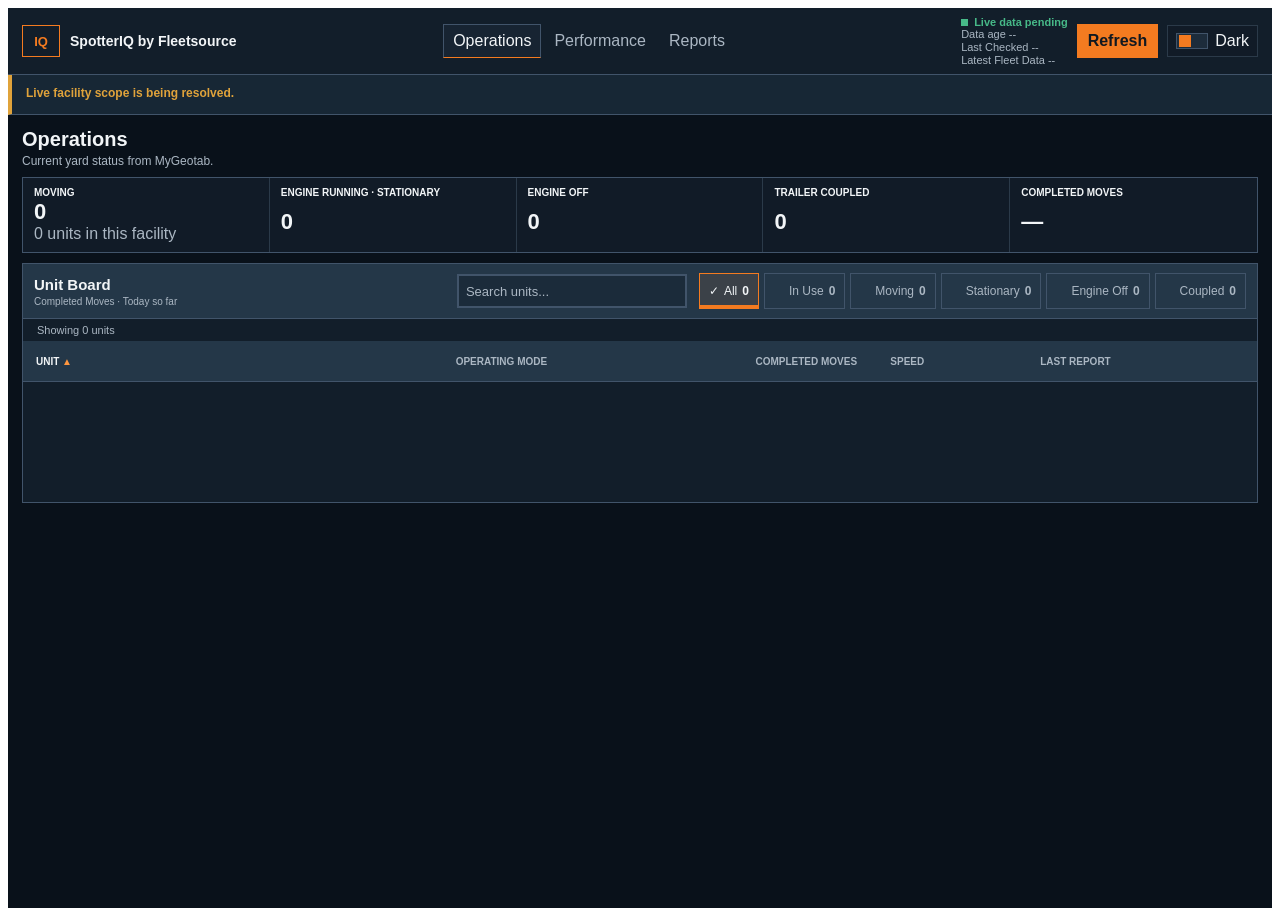
<file: index.html>
<!DOCTYPE html>
<html lang="en">
<head>
  <meta charset="UTF-8">
  <meta name="viewport" content="width=device-width, initial-scale=1.0">
  <title>SpotterIQ by Fleetsource</title>
  <link rel="stylesheet" href="styles.css?v=4.0.0-operations-ux1">
</head>
<body>
  <div class="siq-app" data-theme="dark">
    <a class="siq-skip-link" href="#siq-main">Skip to main content</a>

    <header class="siq-workspace-header">
      <div class="siq-command-bar" aria-label="SpotterIQ workspace command bar">
        <div class="siq-brand-block">
          <div class="siq-brand-mark" aria-hidden="true">IQ</div>
          <div class="siq-brand-copy">
            <div class="siq-brand-name">SpotterIQ by Fleetsource</div>
            <div class="siq-brand-context" id="siq-brand-context" hidden>
              <span id="siq-brand-customer-name"></span>
              <span aria-hidden="true">/</span>
              <span id="siq-brand-facility-name"></span>
            </div>
          </div>
        </div>

        <nav class="siq-primary-nav" aria-label="Primary modules">
          <button class="siq-nav-button siq-nav-button--active" type="button" data-module="operations" aria-current="page">Operations</button>
          <button class="siq-nav-button" type="button" data-module="performance">Performance</button>
          <button class="siq-nav-button" type="button" data-module="reports">Reports</button>
          <button class="siq-nav-button siq-nav-button--secondary" type="button" data-module="settings" id="siq-settings-button" hidden>Settings</button>
        </nav>

        <div class="siq-command-actions" aria-label="Fleet freshness and display controls">
          <div class="siq-refresh-cluster">
            <div>
              <div class="siq-refresh-status" id="siq-refresh-status">
                <span class="siq-live-dot" aria-hidden="true"></span>
                <span id="siq-live-label">LIVE fixture</span>
              </div>
              <div class="siq-refresh-meta">
                <span id="siq-data-age">Data age 22s</span>
                <span id="siq-last-checked">Checked 14:16</span>
                <span id="siq-latest-fleet-data">Latest Fleet Data --</span>
              </div>
            </div>
            <button class="siq-button siq-button--primary" type="button" id="siq-refresh-button">Refresh</button>
          </div>

          <button class="siq-theme-toggle" type="button" id="siq-theme-toggle" aria-label="Switch to light theme" aria-pressed="false">
            <span class="siq-theme-toggle__track" aria-hidden="true">
              <span class="siq-theme-toggle__thumb"></span>
            </span>
            <span id="siq-theme-label">Dark</span>
          </button>
        </div>
      </div>

      <section class="siq-fixture-preview" aria-labelledby="siq-fixture-preview-title">
        <div class="siq-fixture-preview__heading">
          <h2 id="siq-fixture-preview-title">Fixture Preview</h2>
          <span>Role and authorization simulation</span>
        </div>
        <div class="siq-access-controls">
          <div class="siq-field siq-field--compact">
            <label for="siq-user-selector">Preview User</label>
            <select id="siq-user-selector" name="previewUser"></select>
          </div>
          <div class="siq-field siq-field--compact" id="siq-customer-selector-wrap" hidden>
            <label for="siq-customer-selector">Customer</label>
            <select id="siq-customer-selector" name="customer"></select>
          </div>
          <div class="siq-field siq-field--compact" id="siq-facility-selector-wrap" hidden>
            <label for="siq-facility-selector">Facility</label>
            <select id="siq-facility-selector" name="facility"></select>
          </div>
          <div class="siq-preview-readonly" id="siq-preview-facility-wrap" hidden>
            <span>Facility</span>
            <strong id="siq-preview-facility-name"></strong>
          </div>
        </div>
      </section>

      <section class="siq-live-scope-controls" id="siq-live-scope-controls" aria-label="SpotterIQ facility scope" hidden>
        <div class="siq-field siq-field--compact" id="siq-live-customer-selector-wrap" hidden>
          <label for="siq-live-customer-selector">Customer</label>
          <select id="siq-live-customer-selector" name="liveCustomer"></select>
        </div>
        <div class="siq-field siq-field--compact" id="siq-live-facility-selector-wrap" hidden>
          <label for="siq-live-facility-selector">Facility</label>
          <select id="siq-live-facility-selector" name="liveFacility"></select>
        </div>
        <p id="siq-live-scope-status" role="status" aria-live="polite"></p>
      </section>

      <section class="siq-facility-context-bar" id="siq-facility-context-bar" aria-labelledby="siq-facility-context-title" hidden>
        <h2 class="siq-visually-hidden" id="siq-facility-context-title">Active facility context</h2>
        <dl class="siq-facility-context-list">
          <div>
            <dt>Customer</dt>
            <dd id="siq-customer-name"></dd>
          </div>
          <div>
            <dt>Facility</dt>
            <dd id="siq-facility-name"></dd>
          </div>
          <div class="siq-facility-context-list__shift">
            <dt>Active Shift</dt>
            <dd>
              <span id="siq-shift-label"></span>
              <span class="siq-facility-context-list__detail" id="siq-shift-range"></span>
            </dd>
          </div>
          <div>
            <dt>Timezone</dt>
            <dd id="siq-context-timezone"></dd>
          </div>
          <div>
            <dt>Authorized Units</dt>
            <dd id="siq-authorized-unit-count"></dd>
          </div>
        </dl>
      </section>

      <div class="siq-facility-context-error" id="siq-facility-context-error" role="status" aria-live="polite" hidden></div>
    </header>

    <main class="siq-main" id="siq-main">
      <section class="siq-module siq-module--active" id="siq-module-operations" data-module-panel="operations" aria-labelledby="siq-operations-title">
        <div class="siq-module-heading">
          <div>
            <h1 class="siq-screen-title" id="siq-operations-title">Operations</h1>
            <p class="siq-screen-note">Current yard status from MyGeotab.</p>
          </div>
          <button class="siq-button" type="button" id="siq-simulate-button">Simulate New Telemetry</button>
        </div>

        <section class="siq-kpi-strip" id="siq-kpi-strip" aria-label="Operations summary">
          <div class="siq-kpi">
            <span class="siq-kpi__label">Moving</span>
            <span class="siq-kpi__value" id="siq-kpi-moving-value">0</span>
            <span class="siq-kpi__detail" id="siq-kpi-unit-detail">0 units in this facility</span>
          </div>
          <div class="siq-kpi">
            <span class="siq-kpi__label">Engine Running · Stationary</span>
            <span class="siq-kpi__value" id="siq-kpi-idling-value">0</span>
          </div>
          <div class="siq-kpi">
            <span class="siq-kpi__label">Engine Off</span>
            <span class="siq-kpi__value" id="siq-kpi-off-value">0</span>
          </div>
          <div class="siq-kpi">
            <span class="siq-kpi__label">Trailer Coupled</span>
            <span class="siq-kpi__value" id="siq-kpi-coupled-value">0</span>
          </div>
          <div class="siq-kpi">
            <span class="siq-kpi__label">Completed Moves</span>
            <span class="siq-kpi__value" id="siq-kpi-completed-value">—</span>
          </div>
        </section>

        <div class="siq-operations-layout">
          <section class="siq-unit-board" aria-labelledby="siq-unit-board-title">
            <div class="siq-board-toolbar">
              <div>
                <h2 class="siq-section-title" id="siq-unit-board-title">Unit Board</h2>
                <span class="siq-board-window" id="siq-operations-window-label">Completed Moves · Today so far</span>
              </div>
              <div class="siq-board-controls">
                <div class="siq-board-search">
                  <input id="siq-board-search" type="search" placeholder="Search units..." aria-label="Search units or drivers" autocomplete="off">
                  <button id="siq-board-search-clear" type="button" aria-label="Clear unit search" hidden>Clear</button>
                </div>
                <div class="siq-board-filters" role="group" aria-label="Unit board filters">
                  <button class="siq-filter-button siq-filter-button--active" type="button" data-board-filter="all" aria-pressed="true">All <span data-filter-count>0</span></button>
                  <button class="siq-filter-button" type="button" data-board-filter="inUse" aria-pressed="false">In Use <span data-filter-count>0</span></button>
                  <button class="siq-filter-button" type="button" data-board-filter="moving" aria-pressed="false">Moving <span data-filter-count>0</span></button>
                  <button class="siq-filter-button" type="button" data-board-filter="idling" aria-pressed="false" title="Engine Running · Stationary">Stationary <span data-filter-count>0</span></button>
                  <button class="siq-filter-button" type="button" data-board-filter="off" aria-pressed="false">Engine Off <span data-filter-count>0</span></button>
                  <button class="siq-filter-button" type="button" data-board-filter="coupled" aria-pressed="false">Coupled <span data-filter-count>0</span></button>
                </div>
              </div>
            </div>
            <p class="siq-board-status" id="siq-board-status" role="status" aria-live="polite" aria-atomic="true">Showing 0 units</p>

            <div class="siq-board-grid" role="table" aria-label="SpotterIQ unit board">
              <div class="siq-board-head" role="row">
                <div role="columnheader" aria-sort="ascending"><button type="button" data-board-sort="unit">Unit <span data-sort-arrow aria-hidden="true">▲</span></button></div>
                <div role="columnheader" aria-sort="none"><button type="button" data-board-sort="state">Operating Mode <span data-sort-arrow aria-hidden="true"></span></button></div>
                <div role="columnheader" aria-sort="none"><button type="button" data-board-sort="moves">Completed Moves <span data-sort-arrow aria-hidden="true"></span></button></div>
                <div role="columnheader" aria-sort="none"><button type="button" data-board-sort="speed">Speed <span data-sort-arrow aria-hidden="true"></span></button></div>
                <div role="columnheader" aria-sort="none"><button type="button" data-board-sort="report" title="Ascending: freshest first. Descending: oldest first.">Last Report <span data-sort-arrow aria-hidden="true"></span></button></div>
              </div>
              <div class="siq-board-body" id="siq-unit-board-body"></div>
            </div>
            <p class="siq-empty-state" id="siq-board-no-matches" hidden>No units match. Clear search or choose All states.</p>
          </section>

          <aside class="siq-detail-drawer" id="siq-detail-drawer" aria-labelledby="siq-detail-title">
            <div class="siq-detail-drawer__header">
              <span class="siq-selection-marker" aria-hidden="true"></span>
              <div class="siq-detail-drawer__heading">
                <div class="siq-context-label">Unit detail</div>
                <h2 class="siq-detail-title" id="siq-detail-title">Select a unit</h2>
              </div>
              <button class="siq-icon-button" type="button" id="siq-drawer-close" aria-label="Close unit details">x</button>
            </div>
            <div class="siq-detail-content" id="siq-detail-content">
              <p class="siq-empty-detail">Choose a row to inspect current unit state and available activity.</p>
            </div>
          </aside>
        </div>
      </section>

      <section class="siq-module" id="siq-module-performance" data-module-panel="performance" aria-labelledby="siq-performance-title">
        <div class="siq-module-heading">
          <div>
            <h1 class="siq-screen-title" id="siq-performance-title">Performance</h1>
            <p class="siq-screen-note">Operational scorecard and shift-closeout workspace using fixture metrics only.</p>
          </div>
          <span class="siq-demo-flag">Demo content</span>
        </div>

        <form class="siq-scope-bar siq-performance-scope-bar" id="siq-performance-scope-form">
          <div class="siq-field siq-analysis-field">
            <label for="siq-performance-date-range">Date Range</label>
            <select id="siq-performance-date-range" name="dateRange"></select>
            <span class="siq-field-note">Overall reporting period</span>
          </div>
          <div class="siq-field siq-field--shift siq-analysis-field">
            <label for="siq-performance-shift">Shift</label>
            <select id="siq-performance-shift" name="shift"></select>
            <span class="siq-field-note" id="siq-performance-shift-detail">Filters activity within the period</span>
          </div>
          <div class="siq-field siq-analysis-field">
            <label for="siq-performance-compare">Compare To</label>
            <select id="siq-performance-compare" name="compare"></select>
            <span class="siq-field-note">Comparison baseline</span>
          </div>
          <div class="siq-timezone-block siq-analysis-field">
            <span class="siq-analysis-label">Timezone</span>
            <strong class="siq-readonly-value" id="siq-performance-timezone">America/New_York</strong>
            <span class="siq-field-note">Fixture facility setting</span>
          </div>
          <div class="siq-scope-actions siq-analysis-actions">
            <span aria-hidden="true"></span>
            <div class="siq-analysis-actions__buttons">
              <button class="siq-button siq-button--primary" type="submit">Apply</button>
              <button class="siq-button" type="reset">Reset</button>
              <button class="siq-button" type="button" id="siq-performance-export">Export</button>
            </div>
            <span aria-hidden="true"></span>
          </div>
          <div class="siq-custom-range siq-analysis-custom-range" id="siq-performance-custom-range" hidden>
            <div class="siq-field">
              <label for="siq-performance-start-date">Start Date</label>
              <input type="date" id="siq-performance-start-date" name="startDate">
            </div>
            <div class="siq-field">
              <label for="siq-performance-start-time">Start Time</label>
              <input type="time" id="siq-performance-start-time" name="startTime">
            </div>
            <div class="siq-field">
              <label for="siq-performance-end-date">End Date</label>
              <input type="date" id="siq-performance-end-date" name="endDate">
            </div>
            <div class="siq-field">
              <label for="siq-performance-end-time">End Time</label>
              <input type="time" id="siq-performance-end-time" name="endTime">
            </div>
          </div>
        </form>
        <p class="siq-status-message" id="siq-performance-status" aria-live="polite"></p>

        <section class="siq-summary-band siq-facility-summary" id="siq-performance-summary-band" aria-labelledby="siq-shift-summary-title">
          <div class="siq-summary-band__heading">
            <span class="siq-context-label">Facility result</span>
            <h2 class="siq-section-title" id="siq-shift-summary-title">Facility Performance Summary</h2>
            <span class="siq-summary-scope" id="siq-performance-scope-label">Today / Demo Shift A</span>
          </div>
          <div class="siq-summary-metrics" id="siq-summary-metrics"></div>
        </section>
        <p class="siq-summary-notice" id="siq-summary-data-notice" role="status" aria-live="polite" hidden></p>

        <div class="siq-performance-layout" id="siq-performance-layout">
          <section class="siq-performance-ranking" aria-labelledby="siq-unit-ranking-title">
            <div class="siq-section-heading">
              <div>
                <span class="siq-context-label">Fleet comparison</span>
                <h2 class="siq-section-title" id="siq-unit-ranking-title">Unit Performance Ranking</h2>
                <p class="siq-screen-note" id="siq-unit-ranking-context">Attention first / Productive Utilization descending</p>
              </div>
              <span class="siq-section-count" id="siq-scorecard-count">0 authorized fixture units</span>
            </div>
            <div class="siq-performance-table-scroll" tabindex="0" aria-label="Scrollable unit performance ranking">
              <table class="siq-performance-ranking-table">
                <colgroup>
                  <col class="siq-ranking-col--unit">
                  <col class="siq-ranking-col--role">
                  <col class="siq-ranking-col--engine-hours">
                  <col class="siq-ranking-col--completed-moves">
                  <col class="siq-ranking-col--moves-per-hour">
                  <col class="siq-ranking-col--utilization">
                  <col class="siq-ranking-col--idle">
                  <col class="siq-ranking-col--fuel">
                  <col class="siq-ranking-col--top-speed">
                  <col class="siq-ranking-col--time-over-limit">
                  <col class="siq-ranking-col--attention">
                </colgroup>
                <thead>
                  <tr>
                    <th class="siq-ranking-heading--text" scope="col" data-sort-column="unit"><button type="button" data-performance-sort="unit">Unit</button></th>
                    <th class="siq-ranking-heading--text" scope="col" data-sort-column="role"><button type="button" data-performance-sort="role">Role</button></th>
                    <th class="siq-ranking-heading--numeric" scope="col" data-sort-column="engineHours"><button type="button" data-performance-sort="engineHours">Engine Hours</button></th>
                    <th class="siq-ranking-heading--numeric" scope="col" data-sort-column="completedMoves"><button type="button" data-performance-sort="completedMoves">Completed Moves</button></th>
                    <th class="siq-ranking-heading--numeric" scope="col" data-sort-column="movesPerEngineHour"><button type="button" data-performance-sort="movesPerEngineHour">Moves / Engine Hour</button></th>
                    <th class="siq-ranking-heading--numeric" scope="col" data-sort-column="productiveUtilization"><button type="button" data-performance-sort="productiveUtilization">Productive Utilization</button></th>
                    <th class="siq-ranking-heading--numeric" scope="col" data-sort-column="idleTime"><button type="button" data-performance-sort="idleTime">Idle Time</button></th>
                    <th class="siq-ranking-heading--numeric" scope="col" data-sort-column="fuelPerMove"><button type="button" data-performance-sort="fuelPerMove">Fuel / Move</button></th>
                    <th class="siq-ranking-heading--numeric" scope="col" data-sort-column="topSpeed"><button type="button" data-performance-sort="topSpeed">Top Speed</button></th>
                    <th class="siq-ranking-heading--numeric" scope="col" data-sort-column="timeOverLimit"><button type="button" data-performance-sort="timeOverLimit">Time Over Limit</button></th>
                    <th class="siq-ranking-heading--text" scope="col" data-sort-column="attention" aria-sort="descending"><button type="button" data-performance-sort="attention">Attention</button></th>
                  </tr>
                </thead>
                <tbody id="siq-performance-score-body"></tbody>
              </table>
            </div>
          </section>

          <section class="siq-performance-detail" id="siq-performance-detail" aria-labelledby="siq-performance-detail-title">
            <div class="siq-performance-detail__header">
              <span class="siq-selection-marker" aria-hidden="true"></span>
              <div>
                <div class="siq-context-label">Unit Analysis</div>
                <h2 class="siq-detail-title" id="siq-performance-detail-title">Select a unit</h2>
                <p class="siq-performance-detail__scope" id="siq-performance-detail-scope">Select an authorized unit</p>
                <div class="siq-performance-capabilities" id="siq-performance-detail-availability" aria-label="Performance capability availability"></div>
              </div>
            </div>
            <div class="siq-performance-detail__body" id="siq-performance-detail-content">
              <div class="siq-selected-analysis-upper">
                <section class="siq-analysis-panel siq-time-distribution" aria-labelledby="siq-time-distribution-title">
                  <div class="siq-analysis-panel__heading">
                    <div>
                      <span class="siq-context-label">Operating composition</span>
                      <h3 class="siq-mini-title" id="siq-time-distribution-title">Time Distribution</h3>
                    </div>
                  </div>
                  <div class="siq-donut-layout">
                    <div class="siq-donut-chart" id="siq-performance-donut-chart"></div>
                    <div class="siq-donut-legend" id="siq-performance-donut-legend"></div>
                  </div>
                  <p class="siq-chart-summary" id="siq-performance-donut-summary"></p>
                </section>

                <section class="siq-analysis-panel" aria-labelledby="siq-unit-facility-title">
                  <div class="siq-analysis-panel__heading">
                    <div>
                      <span class="siq-context-label">Unit context</span>
                      <h3 class="siq-mini-title" id="siq-unit-facility-title">Unit vs Facility</h3>
                    </div>
                  </div>
                  <div class="siq-unit-comparison" id="siq-unit-facility-comparison"></div>
                </section>
              </div>

              <section class="siq-analysis-panel siq-findings-panel" aria-labelledby="siq-observations-title">
                <div class="siq-analysis-panel__heading">
                  <div>
                    <span class="siq-context-label">Deterministic findings</span>
                    <h3 class="siq-mini-title" id="siq-observations-title">Operational Observations and Exceptions</h3>
                  </div>
                </div>
                <div class="siq-observation-groups" id="siq-performance-observations"></div>
              </section>

              <section class="siq-analysis-panel siq-trend-panel" aria-labelledby="siq-performance-trend-title">
                <div class="siq-analysis-panel__heading siq-trend-heading">
                  <div>
                    <span class="siq-context-label">Change over time</span>
                    <h3 class="siq-mini-title" id="siq-performance-trend-title">Performance Trend</h3>
                  </div>
                  <div class="siq-field siq-field--compact siq-trend-selector">
                    <label for="siq-performance-trend-metric">Metric</label>
                    <select id="siq-performance-trend-metric">
                      <option value="movesPerEngineHour">Moves / Engine Hour</option>
                      <option value="productiveUtilization">Productive Utilization</option>
                      <option value="fuelPerMove">Fuel / Move</option>
                      <option value="idleTime">Idle Time</option>
                      <option value="timeOverLimit">Time Over Speed Limit</option>
                      <option value="engineHours">Engine Hours per Period</option>
                    </select>
                  </div>
                </div>
                <div class="siq-trend-chart" id="siq-performance-trend-chart"></div>
                <p class="siq-chart-summary" id="siq-performance-trend-summary"></p>
              </section>
            </div>
          </section>
        </div>
      </section>

      <section class="siq-module" id="siq-module-reports" data-module-panel="reports" aria-labelledby="siq-reports-title">
        <div class="siq-module-heading">
          <div>
            <h1 class="siq-screen-title" id="siq-reports-title">Reports</h1>
            <p class="siq-screen-note">Choose a report and scope, then review the fixture preview.</p>
          </div>
          <span class="siq-demo-flag">Demo content</span>
        </div>

        <form class="siq-report-command-bar" id="siq-report-form" aria-label="Report commands">
          <div class="siq-report-command-field siq-report-command-field--report">
            <label for="siq-report-selector">Report</label>
            <select id="siq-report-selector" name="report"></select>
          </div>

          <div class="siq-report-command-field">
            <label for="siq-report-date-range">Date Range</label>
            <select id="siq-report-date-range" name="dateRange"></select>
          </div>

          <div class="siq-report-command-field">
            <label for="siq-report-shift">Shift</label>
            <select id="siq-report-shift" name="shift"></select>
            <span id="siq-report-shift-detail" hidden></span>
          </div>

          <div class="siq-report-command-field">
            <label for="siq-report-unit-mode">Units</label>
            <select id="siq-report-unit-mode" name="unitMode">
              <option value="all" selected>All Authorized Units</option>
              <option value="selected">Selected Units</option>
            </select>
          </div>

          <div class="siq-report-command-field">
            <label for="siq-report-format">Format</label>
            <select id="siq-report-format" name="outputFormat"></select>
          </div>

          <div class="siq-report-command-action">
            <button class="siq-button siq-button--primary" type="button" id="siq-generate-report">Generate Report</button>
          </div>

          <div class="siq-custom-range siq-custom-range--report" id="siq-report-custom-range" hidden>
            <div class="siq-field">
              <label for="siq-report-start-date">Start Date</label>
              <input type="date" id="siq-report-start-date" name="startDate">
            </div>
            <div class="siq-field">
              <label for="siq-report-start-time">Start Time</label>
              <input type="time" id="siq-report-start-time" name="startTime">
            </div>
            <div class="siq-field">
              <label for="siq-report-end-date">End Date</label>
              <input type="date" id="siq-report-end-date" name="endDate">
            </div>
            <div class="siq-field">
              <label for="siq-report-end-time">End Time</label>
              <input type="time" id="siq-report-end-time" name="endTime">
            </div>
          </div>

          <fieldset class="siq-unit-choices" id="siq-report-unit-choices" hidden>
            <legend>Selected fixture units</legend>
          </fieldset>

          <div class="siq-report-command-field siq-report-command-field--comparison"
            id="siq-report-comparison-wrap">
            <label for="siq-report-comparison">Comparison</label>
            <select id="siq-report-comparison" name="comparison"></select>
          </div>
        </form>

        <p class="siq-report-description" id="siq-report-description"></p>

        <div class="siq-report-scope-line" aria-label="Current report scope">
          <span class="siq-context-label">Scope</span>
          <strong id="siq-report-scope-summary"></strong>
        </div>

        <details class="siq-report-scope-details" id="siq-report-scope-details">
          <summary>Scope details</summary>
          <dl class="siq-scope-preview" id="siq-scope-preview">
            <div><dt>Customer</dt><dd id="siq-preview-customer"></dd></div>
            <div><dt>Facility</dt><dd id="siq-preview-facility"></dd></div>
            <div><dt>Timezone</dt><dd id="siq-preview-timezone"></dd></div>
            <div><dt>Exact Start</dt><dd id="siq-preview-start"></dd></div>
            <div><dt>Exact End</dt><dd id="siq-preview-end"></dd></div>
            <div><dt>Shift Hours</dt><dd id="siq-preview-shift-hours"></dd></div>
            <div><dt>Crosses Midnight</dt><dd id="siq-preview-overnight"></dd></div>
            <div><dt>Authorized Units</dt><dd id="siq-preview-units"></dd></div>
            <div><dt>Output Format</dt><dd id="siq-preview-format"></dd></div>
            <div id="siq-preview-comparison-row"><dt>Comparison</dt><dd id="siq-preview-comparison"></dd></div>
          </dl>
        </details>

        <section class="siq-report-preview siq-report-full-preview"
          id="siq-report-preview"
          data-report-preview="full-width"
          aria-label="Selected report preview"></section>

        <p class="siq-status-message siq-report-status"
          id="siq-report-status"
          aria-live="polite"
          hidden></p>
      </section>

      <section class="siq-module" id="siq-module-settings" data-module-panel="settings" aria-labelledby="siq-settings-title">
        <div class="siq-module-heading">
          <div>
            <h1 class="siq-screen-title" id="siq-settings-title">Settings</h1>
            <p class="siq-screen-note">Administrator-only placeholder. Configuration editing remains deferred.</p>
          </div>
          <span class="siq-demo-flag">Placeholder</span>
        </div>
        <section class="siq-settings-placeholder" aria-label="Settings placeholder">
          <h2 class="siq-section-title">Facility Configuration</h2>
          <p class="siq-screen-note">Customer, facility, enrollment, thresholds, diagnostics, and report-branding editing are not active in this fixture session.</p>
        </section>
      </section>
    </main>
  </div>

  <script src="core/runtime-data-boundary.js"></script>
  <script src="core/configuration.js"></script>
  <script src="core/addin-identity.js"></script>
  <script src="core/diagnostic-channels.js"></script>
  <script src="core/engine-hours-report.js?v=4.0.0-calculated-meter1"></script>
  <script src="core/asset-identity.js"></script>
  <script src="core/asset-assignments.js"></script>
  <script src="core/historical-entitlement.js"></script>
  <script src="core/speed-evidence.js?v=4.0.0-towing1"></script>
  <script src="core/driver-attribution.js?v=4.0.0-driver-session1"></script>
  <script src="core/management-reports.js?v=4.0.0-driver-productivity2"></script>
  <script src="core/powertrain-faults.js"></script>
  <script src="core/group-reconciliation.js"></script>
  <script src="core/engine-hours.js"></script>
  <script src="core/usage-billing.js"></script>
  <script src="core/staging-log.js"></script>
  <script src="core/authorization.js"></script>
  <script src="core/selectors.js?v=4.0.0-driver2"></script>
  <script src="core/performance.js"></script>
  <script src="core/timezone.js"></script>
  <script src="core/shifts.js"></script>
  <script src="core/telemetry.js?v=4.0.0-engine-off-latch1"></script>
  <script src="core/operational-states.js?v=4.0.0-ignition-authority1"></script>
  <script src="core/intervals.js"></script>
  <script src="core/timeline.js?v=4.0.0-engine-off-latch1"></script>
  <script src="core/shift-performance.js?v=4.0.0-engine-off-latch1"></script>
  <script src="core/move-state-machine.js"></script>
  <script src="core/moves.js"></script>
  <script src="core/move-summaries.js"></script>
  <script src="core/speed-events.js"></script>
  <script src="core/speed-policies.js"></script>
  <script src="adapters/mygeotab-normalization.js?v=4.0.0-engine-hours1"></script>
  <script src="adapters/mygeotab-client.js?v=4.0.0-driver2"></script>
  <script src="adapters/mygeotab-driver-events.js?v=4.0.0-driver-session1"></script>
  <script src="adapters/mygeotab-faults.js"></script>
  <script src="adapters/mygeotab-diagnostics.js"></script>
  <script src="core/facility-config.js"></script>
  <script src="core/asset-profile-config.js"></script>
  <script src="adapters/mygeotab-configuration.js"></script>
  <script src="adapters/addin-data-config.js?v=4.0.0-scope1"></script>
  <script src="adapters/mygeotab-operations.js?v=4.0.0-towing2"></script>
  <script src="adapters/mygeotab-performance.js?v=4.0.0-towing1"></script>
  <script src="controllers/operations-controller.js?v=4.0.0-operations-moves1"></script>
  <script src="controllers/performance-controller.js?v=4.0.0-state-continuity2"></script>
  <script src="controllers/reports-controller.js?v=4.0.0-report-range1"></script>
  <script src="views/operations-view.js?v=4.0.0-operations-ux1"></script>
  <script src="views/performance-view.js?v=4.0.0-cumulative-idle1"></script>
  <script src="views/reports-view.js?v=4.0.0-driver-productivity2"></script>
  <script src="views/commissioning-diagnostics.js"></script>
  <script src="app.js?v=4.0.0-report-range1"></script>
  <script src="mygeotab-entry.js?v=4.0.0-operations-moves1"></script>
</body>
</html>
</file>
<file: styles.css>
.siq-app,
.siq-app * {
  box-sizing: border-box;
}

.siq-app [hidden] {
  display: none !important;
}

.siq-app {
  --siq-bg: #09111a;
  --siq-bg-strong: #060d15;
  --siq-panel: #111b27;
  --siq-panel-2: #172432;
  --siq-panel-3: #1d2c3b;
  --siq-panel-header: #0d1722;
  --siq-surface-level-0: #09111a;
  --siq-surface-level-1: #121e2a;
  --siq-surface-level-2: #192837;
  --siq-surface-level-3: #243748;
  --siq-surface-command: #0f1a25;
  --siq-surface-workspace: #142230;
  --siq-surface-control: #1b2b3a;
  --siq-surface-table-body: #101c27;
  --siq-surface-table-alt: #152432;
  --siq-surface-total: #263747;
  --siq-surface-status: #172735;
  --siq-line-subtle: #233241;
  --siq-hover: #202f3e;
  --siq-selected: #3b4148;
  --siq-selected-outline: #bd642d;
  --siq-line: #2b3a49;
  --siq-line-strong: #41546a;
  --siq-text: #f2f5f7;
  --siq-muted: #abb7c3;
  --siq-muted-2: #7e8c9b;
  --siq-accent: #f47b20;
  --siq-accent-strong: #ff963f;
  --siq-focus: #7ec8ed;
  --siq-good: #47b988;
  --siq-warn: #e0a33b;
  --siq-bad: #e06d65;
  --siq-info: #62abd5;
  --siq-unknown: #8c98a5;
  color-scheme: dark;
  font-family: Arial, Helvetica, sans-serif;
  min-height: 100vh;
  background: var(--siq-surface-level-0);
  color: var(--siq-text);
}

.siq-app[data-theme="light"] {
  --siq-bg: #e8edf0;
  --siq-bg-strong: #dbe2e7;
  --siq-panel: #f9faf9;
  --siq-panel-2: #eff3f4;
  --siq-panel-3: #e3eaee;
  --siq-panel-header: #d5dee4;
  --siq-surface-level-0: #e8edf0;
  --siq-surface-level-1: #f9faf9;
  --siq-surface-level-2: #eff3f4;
  --siq-surface-level-3: #d5dee4;
  --siq-surface-command: #f9faf9;
  --siq-surface-workspace: #f9faf9;
  --siq-surface-control: #eff3f4;
  --siq-surface-table-body: #f9faf9;
  --siq-surface-table-alt: #eff3f4;
  --siq-surface-total: #e3eaee;
  --siq-surface-status: #eff3f4;
  --siq-line-subtle: #d8e0e5;
  --siq-hover: #e4ebee;
  --siq-selected: #ffdbc2;
  --siq-selected-outline: #274763;
  --siq-line: #c3cdd5;
  --siq-line-strong: #99aab8;
  --siq-text: #102234;
  --siq-muted: #526273;
  --siq-muted-2: #6d7c89;
  --siq-accent: #d75d13;
  --siq-accent-strong: #b84d0d;
  --siq-focus: #176f9f;
  --siq-good: #187855;
  --siq-warn: #8a6418;
  --siq-bad: #ae3f38;
  --siq-info: #276f9d;
  --siq-unknown: #65717c;
  color-scheme: light;
}

.siq-skip-link {
  position: absolute;
  left: 12px;
  top: -60px;
  z-index: 20;
  padding: 8px 10px;
  background: var(--siq-accent);
  color: #111;
}

.siq-skip-link:focus {
  top: 12px;
}

.siq-workspace-header {
  background: var(--siq-surface-level-0);
}

.siq-command-bar {
  position: sticky;
  top: 0;
  z-index: 10;
  display: grid;
  grid-template-columns: minmax(220px, 1fr) minmax(310px, auto) minmax(300px, 1fr);
  gap: 14px;
  align-items: center;
  min-height: 58px;
  padding: 8px 14px;
  background: var(--siq-surface-level-1);
  border-bottom: 1px solid var(--siq-line-strong);
}

.siq-app[data-theme="light"] .siq-command-bar {
  background: #d7e0e5;
  border-bottom-color: #8fa1af;
}

.siq-brand-block,
.siq-access-controls,
.siq-primary-nav,
.siq-command-actions,
.siq-refresh-cluster,
.siq-theme-toggle,
.siq-board-toolbar,
.siq-module-heading,
.siq-detail-drawer__header,
.siq-section-heading {
  display: flex;
  align-items: center;
}

.siq-brand-block {
  gap: 10px;
  min-width: 0;
}

.siq-brand-copy {
  min-width: 0;
}

.siq-brand-mark {
  display: grid;
  width: 38px;
  height: 32px;
  flex: 0 0 38px;
  place-items: center;
  border: 1px solid var(--siq-accent);
  color: var(--siq-accent);
  font-size: 13px;
  font-weight: 800;
  letter-spacing: 0;
}

.siq-brand-name {
  overflow: hidden;
  color: var(--siq-text);
  font-size: 14px;
  font-weight: 800;
  text-overflow: ellipsis;
  white-space: nowrap;
}

.siq-brand-context,
.siq-context-label,
.siq-context-subvalue,
.siq-refresh-meta,
.siq-screen-note,
.siq-board-subtitle,
.siq-kpi__detail,
.siq-state-duration,
.siq-field-note,
.siq-timezone-block span,
.siq-section-count,
.siq-summary-scope,
.siq-choice-note,
.siq-detail-scope span:last-child {
  color: var(--siq-muted);
}

.siq-brand-context {
  display: flex;
  gap: 6px;
  min-width: 0;
  font-size: 12px;
}

.siq-primary-nav {
  gap: 3px;
  min-width: 0;
  justify-self: center;
}

.siq-command-actions {
  gap: 9px;
  min-width: 0;
  justify-self: end;
}

.siq-access-controls {
  gap: 8px;
  min-width: 0;
}

.siq-field--compact {
  min-width: 138px;
}

.siq-field--compact label {
  font-size: 9px;
}

.siq-field--compact select {
  min-height: 28px;
  font-size: 11px;
}

.siq-nav-button,
.siq-button,
.siq-filter-button,
.siq-admin-link,
.siq-theme-toggle,
.siq-icon-button,
.siq-unit-row,
.siq-performance-unit-entry,
.siq-app input,
.siq-app select {
  font: inherit;
}

.siq-nav-button,
.siq-filter-button,
.siq-admin-link {
  border: 1px solid transparent;
  background: transparent;
  color: var(--siq-muted);
  padding: 7px 9px;
  cursor: pointer;
}

.siq-nav-button:hover,
.siq-filter-button:hover {
  background: var(--siq-hover);
  color: var(--siq-text);
}

.siq-nav-button--active,
.siq-filter-button--active {
  border-color: var(--siq-line-strong);
  background: var(--siq-panel-2);
  color: var(--siq-text);
}

.siq-nav-button--active {
  border-bottom-color: var(--siq-accent);
}

.siq-nav-button--secondary {
  margin-left: 4px;
  border-left-color: var(--siq-line);
  color: var(--siq-muted-2);
}

.siq-nav-button--secondary.siq-nav-button--active {
  border-color: var(--siq-line-strong);
  border-bottom-color: var(--siq-accent);
  color: var(--siq-text);
}

.siq-context-label,
.siq-kpi__label,
.siq-summary-metric__label {
  font-size: 10px;
  font-weight: 800;
  text-transform: uppercase;
}

.siq-context-value {
  font-size: 13px;
  font-weight: 800;
}

.siq-context-subvalue,
.siq-refresh-meta {
  font-size: 11px;
}

.siq-refresh-cluster {
  gap: 9px;
  justify-content: end;
}

.siq-refresh-status {
  display: flex;
  gap: 6px;
  align-items: center;
  color: var(--siq-good);
  font-size: 11px;
  font-weight: 800;
}

.siq-live-dot {
  width: 7px;
  height: 7px;
  background: var(--siq-good);
}

.siq-refresh-meta {
  display: grid;
  gap: 1px;
}

.siq-fixture-preview {
  display: grid;
  grid-template-columns: minmax(178px, 0.35fr) minmax(0, 1.65fr);
  gap: 16px;
  align-items: center;
  min-height: 48px;
  padding: 6px 14px;
  background: var(--siq-surface-level-3);
  border-bottom: 1px dashed var(--siq-line-strong);
}

.siq-app[data-theme="light"] .siq-fixture-preview {
  background: #e5eaed;
}

.siq-fixture-preview__heading {
  min-width: 0;
}

.siq-fixture-preview__heading h2 {
  margin: 0;
  color: var(--siq-accent);
  font-size: 10px;
  letter-spacing: 0;
  text-transform: uppercase;
}

.siq-fixture-preview__heading span {
  display: block;
  margin-top: 2px;
  color: var(--siq-muted);
  font-size: 10px;
}

.siq-preview-readonly {
  display: grid;
  gap: 3px;
  min-width: 180px;
  padding: 0 8px;
  border-left: 2px solid var(--siq-line-strong);
}

.siq-preview-readonly span,
.siq-facility-context-list dt {
  color: var(--siq-muted);
  font-size: 9px;
  font-weight: 800;
  text-transform: uppercase;
}

.siq-preview-readonly strong {
  overflow: hidden;
  font-size: 11px;
  text-overflow: ellipsis;
  white-space: nowrap;
}

.siq-facility-context-bar {
  min-height: 52px;
  padding: 0 14px;
  background: var(--siq-surface-level-1);
  border-bottom: 1px solid var(--siq-line-strong);
}

.siq-facility-context-list {
  display: grid;
  grid-template-columns: minmax(170px, 1.2fr) minmax(150px, 1fr) minmax(230px, 1.45fr) minmax(145px, 0.9fr) minmax(110px, 0.55fr);
  margin: 0;
}

.siq-facility-context-list > div {
  display: grid;
  align-content: center;
  gap: 3px;
  min-width: 0;
  min-height: 51px;
  padding: 7px 12px;
  border-right: 1px solid var(--siq-line);
}

.siq-facility-context-list > div:first-child {
  padding-left: 0;
}

.siq-facility-context-list > div:last-child {
  border-right: 0;
}

.siq-facility-context-list dd {
  min-width: 0;
  margin: 0;
  overflow-wrap: anywhere;
  font-size: 12px;
  font-weight: 800;
}

.siq-facility-context-list__shift dd {
  display: flex;
  gap: 5px;
  align-items: baseline;
  flex-wrap: wrap;
}

.siq-facility-context-list__detail {
  color: var(--siq-muted);
  font-size: 11px;
  font-weight: 400;
}

.siq-facility-context-list__detail::before {
  content: "\00b7";
  margin-right: 5px;
}

.siq-facility-context-error {
  min-height: 40px;
  padding: 11px 14px;
  background: var(--siq-surface-status);
  border-bottom: 1px solid var(--siq-line-strong);
  border-left: 4px solid var(--siq-warn);
  color: var(--siq-warn);
  font-size: 12px;
  font-weight: 800;
}

.siq-visually-hidden {
  position: absolute;
  width: 1px;
  height: 1px;
  padding: 0;
  margin: -1px;
  overflow: hidden;
  clip: rect(0, 0, 0, 0);
  white-space: nowrap;
  border: 0;
}

.siq-button {
  min-height: 32px;
  border: 1px solid var(--siq-line-strong);
  background: var(--siq-surface-control);
  color: var(--siq-text);
  padding: 7px 10px;
  cursor: pointer;
}

.siq-button:hover:not(:disabled) {
  background: var(--siq-hover);
}

.siq-button--primary {
  border-color: var(--siq-accent);
  background: var(--siq-accent);
  color: #111820;
  font-weight: 800;
}

.siq-button--primary:hover:not(:disabled) {
  background: var(--siq-accent-strong);
}

.siq-button--wide {
  width: 100%;
  margin-top: 12px;
}

.siq-button:disabled {
  cursor: not-allowed;
  opacity: 0.58;
}

.siq-theme-toggle {
  gap: 7px;
  min-height: 32px;
  border: 1px solid var(--siq-line);
  background: var(--siq-panel);
  color: var(--siq-text);
  padding: 6px 8px;
  cursor: pointer;
}

.siq-theme-toggle__track {
  position: relative;
  width: 32px;
  height: 16px;
  background: var(--siq-panel-3);
  border: 1px solid var(--siq-line-strong);
}

.siq-theme-toggle__thumb {
  position: absolute;
  top: 1px;
  left: 2px;
  width: 12px;
  height: 12px;
  background: var(--siq-accent);
}

.siq-app[data-theme="light"] .siq-theme-toggle__thumb {
  left: 17px;
}

.siq-main {
  padding: 12px 14px 24px;
}

.siq-module {
  display: none;
}

.siq-module--active {
  display: block;
}

.siq-module-heading {
  justify-content: space-between;
  gap: 14px;
  min-height: 42px;
  margin-bottom: 8px;
}

.siq-screen-title,
.siq-section-title,
.siq-detail-title,
.siq-mini-title {
  margin: 0;
  letter-spacing: 0;
}

.siq-screen-title {
  font-size: 20px;
}

.siq-section-title,
.siq-detail-title {
  font-size: 15px;
}

.siq-mini-title {
  font-size: 13px;
}

.siq-screen-note,
.siq-board-subtitle {
  margin: 3px 0 0;
  font-size: 12px;
}

.siq-demo-flag {
  border-left: 3px solid var(--siq-accent);
  background: var(--siq-panel-2);
  color: var(--siq-muted);
  padding: 5px 7px;
  font-size: 11px;
  font-weight: 800;
  text-transform: uppercase;
}

.siq-kpi-strip {
  display: grid;
  grid-template-columns: repeat(5, minmax(120px, 1fr));
  margin-bottom: 10px;
  border: 1px solid var(--siq-line-strong);
  background: var(--siq-panel);
}

.siq-kpi {
  display: grid;
  gap: 2px;
  min-width: 0;
  padding: 9px 11px;
  border-right: 1px solid var(--siq-line);
}

.siq-kpi:last-child {
  border-right: 0;
}

.siq-kpi__value {
  font-size: 22px;
  line-height: 1.05;
  font-weight: 800;
  font-variant-numeric: tabular-nums;
}

.siq-kpi--warn .siq-kpi__value {
  color: var(--siq-warn);
}

.siq-kpi--alert .siq-kpi__value {
  color: var(--siq-bad);
}

.siq-operations-layout {
  display: grid;
  grid-template-columns: minmax(0, 1fr);
  gap: 10px;
  align-items: start;
}

.siq-unit-board,
.siq-detail-drawer,
.siq-summary-band,
.siq-unit-selector,
.siq-performance-detail,
.siq-report-command-bar,
.siq-report-scope-details,
.siq-report-full-preview,
.siq-settings-placeholder {
  background: var(--siq-surface-level-1);
  border: 1px solid var(--siq-line-strong);
}

.siq-report-command-bar {
  background: var(--siq-surface-command);
}

.siq-report-full-preview {
  background: var(--siq-surface-workspace);
}

.siq-report-scope-details {
  background: var(--siq-surface-level-2);
}

.siq-board-toolbar {
  flex-wrap: wrap;
  justify-content: space-between;
  gap: 12px;
  min-height: 52px;
  padding: 9px 11px;
  background: var(--siq-surface-level-3);
  border-bottom: 1px solid var(--siq-line-strong);
}

.siq-board-filters {
  display: flex;
  gap: 5px;
  flex-wrap: wrap;
}

.siq-board-controls {
  display: flex;
  flex: 1 1 760px;
  align-items: center;
  justify-content: flex-end;
  flex-wrap: wrap;
  gap: 8px 12px;
  min-width: 0;
}

.siq-board-search {
  display: flex;
  align-items: center;
  flex: 0 1 230px;
  min-width: 0;
  border: 1px solid var(--siq-line-strong);
  background: var(--siq-surface-control);
}

.siq-board-search input {
  min-width: 0;
  width: 100%;
  min-height: 36px;
  padding: 7px 9px;
  border: 0;
  background: transparent;
  color: var(--siq-text);
  font-size: 13px;
}

.siq-board-search input::placeholder { color: var(--siq-muted); }
.siq-board-search button {
  min-height: 36px;
  border: 0;
  background: transparent;
  color: var(--siq-text);
  cursor: pointer;
}

.siq-board-filters .siq-filter-button {
  min-height: 36px;
  font-size: 12px;
  display: inline-flex;
  align-items: center;
  gap: 5px;
  border-color: var(--siq-line-strong);
}

.siq-board-filters .siq-filter-button::before { content: ""; width: 10px; }
.siq-board-filters .siq-filter-button--active {
  border-color: var(--siq-accent);
  box-shadow: inset 0 -3px var(--siq-accent);
  background: var(--siq-selected);
  color: var(--siq-text);
}
.siq-board-filters .siq-filter-button--active::before { content: "✓"; }
.siq-board-filters [data-filter-count] { font-variant-numeric: tabular-nums; font-weight: 700; }
.siq-board-status {
  margin: 0;
  padding: 5px 11px;
  font-size: 11px;
  color: var(--siq-muted);
  border-left: 3px solid transparent;
}
.siq-board-status--filtered {
  border-left-color: var(--siq-accent);
  color: var(--siq-text);
  background: var(--siq-selected);
}

.siq-board-grid {
  overflow-x: visible;
}

.siq-live-scope-controls {
  display: flex;
  gap: 10px;
  align-items: end;
  min-height: 48px;
  padding: 6px 14px;
  background: var(--siq-surface-level-2);
  border-bottom: 1px solid var(--siq-line-strong);
}

.siq-live-scope-controls[hidden] {
  display: none;
}

.siq-live-scope-controls .siq-field {
  min-width: 210px;
  max-width: 320px;
}

.siq-live-scope-controls p {
  align-self: center;
  margin: 0 0 2px;
  color: var(--siq-muted);
  font-size: 11px;
}

.siq-board-head,
.siq-unit-row {
  display: grid;
  grid-template-columns:
    minmax(170px, 1.4fr)
    minmax(145px, 1fr)
    minmax(72px, 0.45fr)
    minmax(72px, 0.5fr)
    minmax(112px, 0.75fr);
  min-width: 0;
  align-items: stretch;
}

.siq-board-head {
  position: sticky;
  top: 0;
  z-index: 2;
  padding-left: 5px;
  background: var(--siq-surface-level-3);
  border-bottom: 1px solid var(--siq-line-strong);
  color: var(--siq-muted);
  font-size: 10px;
  font-weight: 800;
  text-transform: uppercase;
}

.siq-board-head > div {
  padding: 0;
}

.siq-board-head button {
  width: 100%;
  min-height: 40px;
  height: 100%;
  padding: 8px;
  border: 0;
  background: transparent;
  color: inherit;
  font: inherit;
  text-align: left;
  text-transform: inherit;
  cursor: pointer;
}
.siq-board-head button:hover { background: var(--siq-hover); color: var(--siq-text); }
.siq-board-head > div [data-sort-arrow] { display: inline; color: var(--siq-accent-strong); }
.siq-board-head [aria-sort="ascending"],
.siq-board-head [aria-sort="descending"] { color: var(--siq-text); }

.siq-board-head > div {
  text-align: left;
}

.siq-board-head > div span,
.siq-board-window {
  display: block;
}

.siq-board-window {
  margin-top: 3px;
  color: var(--siq-muted);
  font-size: 10px;
}

.siq-board-body {
  min-height: 120px;
}

.siq-empty-state {
  display: grid;
  gap: 5px;
  padding: 18px;
  color: var(--siq-muted);
}

.siq-empty-state strong {
  color: var(--siq-text);
}

.siq-operations-layout--drawer-open {
  grid-template-columns: minmax(620px, 1fr) minmax(300px, 360px);
}

.siq-historical-empty-state {
  min-height: 190px;
  align-content: center;
  justify-items: start;
  border: 1px solid var(--siq-line-strong);
  border-left: 4px solid var(--siq-info);
  background: var(--siq-surface-level-1);
}

.siq-unit-row {
  position: relative;
  width: 100%;
  min-height: 54px;
  padding: 0;
  border: 0;
  border-left: 5px solid transparent;
  border-bottom: 1px solid var(--siq-line-subtle);
  background: var(--siq-surface-table-body);
  color: var(--siq-text);
  text-align: left;
  cursor: pointer;
}

.siq-unit-row:nth-child(even) {
  background: var(--siq-surface-table-alt);
}

.siq-unit-row:hover {
  background: var(--siq-hover);
}

.siq-unit-row--selected,
.siq-unit-row--selected:hover {
  z-index: 1;
  border-left-color: var(--siq-accent);
  outline: 1px solid var(--siq-selected-outline);
  outline-offset: -1px;
  background: var(--siq-selected);
}

.siq-app[data-theme="light"] .siq-unit-row--selected,
.siq-app[data-theme="light"] .siq-unit-row--selected:hover {
  border-bottom-color: #d7a37e;
}

.siq-unit-row > span {
  display: flex;
  align-items: center;
  min-width: 0;
  min-height: 49px;
  padding: 8px;
  border-right: 1px solid color-mix(in srgb, var(--siq-line) 72%, transparent);
}

.siq-unit-row > span:last-child {
  border-right: 0;
}

.siq-unit-row__secondary {
  grid-column: 1 / -1;
  display: flex !important;
  min-height: 30px !important;
  gap: 8px 18px;
  flex-wrap: wrap;
  padding: 5px 8px 6px !important;
  border-top: 1px solid color-mix(in srgb, var(--siq-line) 58%, transparent);
  border-right: 0 !important;
  background: color-mix(in srgb, var(--siq-surface-table-alt) 45%, transparent);
}

.siq-secondary-metric {
  display: inline-flex;
  gap: 5px;
  align-items: baseline;
  color: var(--siq-text);
  font-size: 11px;
  font-variant-numeric: tabular-nums;
}

.siq-secondary-metric__label {
  color: var(--siq-muted);
  font-size: 9px;
  font-weight: 800;
  letter-spacing: 0.04em;
  text-transform: uppercase;
}

.siq-fault-indicator {
  align-self: center;
  width: 8px;
  height: 8px;
  border-radius: 999px;
}

.siq-fault-indicator--active {
  background: var(--siq-bad);
}

.siq-fault-indicator--clear {
  background: var(--siq-muted);
}

.siq-report-cell {
  display: grid !important;
  grid-template-columns: auto 1fr;
  gap: 1px 6px;
  align-content: center;
}

.siq-report-cell small {
  grid-column: 2;
  color: var(--siq-warn);
  font-size: 10px;
  font-weight: 800;
}

.siq-freshness-dot {
  width: 7px;
  height: 7px;
  border-radius: 999px;
  background: var(--siq-muted);
}

.siq-freshness-dot--current {
  background: var(--siq-good);
}

.siq-freshness-dot--delayed,
.siq-freshness-dot--stale {
  background: var(--siq-warn);
}

.siq-freshness-dot--not_communicating,
.siq-freshness-dot--offline_7_plus {
  background: var(--siq-bad);
}

.siq-unit-row > .siq-unit-row__unit {
  display: grid;
  grid-auto-flow: row;
  align-content: center;
  justify-items: start;
  overflow: hidden;
  white-space: normal;
}

.siq-unit-row__unit strong,
.siq-usage-unit {
  overflow-wrap: anywhere;
  word-break: normal;
  white-space: normal;
}

.siq-unit-row__unit-line {
  display: flex;
  min-width: 0;
  align-items: center;
}

.siq-unit-row__unit strong {
  display: -webkit-box;
  min-width: 0;
  overflow: hidden;
  line-height: 1.3;
  -webkit-box-orient: vertical;
  -webkit-line-clamp: 2;
}

.siq-unit-row__native-name {
  margin-top: 3px;
  overflow: hidden;
  color: var(--siq-muted);
  font-size: 10px;
  line-height: 1.25;
  text-overflow: ellipsis;
  white-space: nowrap;
}

.siq-unit-row__driver {
  display: flex;
  width: 100%;
  min-width: 0;
  margin-top: 2px;
  gap: 4px;
  align-items: baseline;
  overflow: hidden;
  font-size: 11px;
  line-height: 1.2;
  white-space: nowrap;
}

.siq-unit-row__driver-label {
  flex: none;
  color: var(--siq-muted);
}

.siq-unit-row__driver-value {
  min-width: 0;
  overflow: hidden;
  color: var(--siq-text);
  text-overflow: ellipsis;
  white-space: nowrap;
}

.siq-unit-row__driver-value--unassigned {
  color: var(--siq-muted);
  font-style: italic;
}

.siq-role-cell,
.siq-status-cell {
  line-height: 1.25;
}

.siq-report-preview {
  width: 100%;
  margin-top: 6px;
  padding: 10px;
}

.siq-report-preview-heading {
  margin-bottom: 7px;
}

.siq-report-preview-heading .siq-section-title {
  margin-top: 3px;
  font-size: 18px;
}

.siq-monthly-usage-scroll {
  width: 100%;
  overflow-x: auto;
  border: 1px solid var(--siq-line-strong);
}

.siq-monthly-usage-table {
  min-width: 1230px;
}

.siq-monthly-usage-table--internal {
  min-width: 1560px;
}

.siq-monthly-usage-row {
  display: grid;
  grid-template-columns: 160px 150px 100px 110px 110px 110px 180px 110px minmax(200px, 1fr);
  min-height: 45px;
  border-top: 1px solid var(--siq-line-subtle);
  background: var(--siq-surface-table-body);
  font-size: 0.76rem;
}

.siq-monthly-usage-table--internal .siq-monthly-usage-row {
  grid-template-columns: 160px 150px 100px 110px 110px 110px 180px 110px minmax(200px, 1fr) 100px 100px 130px;
}

.siq-monthly-usage-row:not(.siq-monthly-usage-row--head):not(.siq-monthly-usage-row--totals):nth-child(odd) {
  background: var(--siq-surface-table-alt);
}

.siq-monthly-usage-row:not(.siq-monthly-usage-row--head):not(.siq-monthly-usage-row--totals):hover {
  background: var(--siq-hover);
}

.siq-monthly-usage-row > span,
.siq-monthly-usage-row > strong {
  display: flex;
  align-items: center;
  min-width: 0;
  padding: 9px 10px;
}

.siq-monthly-usage-row:first-child {
  border-top: 0;
}

.siq-monthly-usage-row--head {
  position: sticky;
  top: 0;
  z-index: 1;
  background: var(--siq-surface-level-3);
  color: var(--siq-text);
  text-transform: uppercase;
}

.siq-monthly-usage-row--head > strong + strong {
  border-left: 1px solid color-mix(in srgb, var(--siq-line-strong) 62%, transparent);
}

.siq-monthly-usage-row--totals {
  background: var(--siq-surface-total);
  border-top: 2px solid var(--siq-accent);
}

.siq-usage-number {
  justify-content: flex-end;
  text-align: right;
  font-variant-numeric: tabular-nums;
}

.siq-usage-adjustment {
  color: var(--siq-muted);
}

.siq-usage-exceptions {
  color: var(--siq-text);
  line-height: 1.35;
}

.siq-usage-access-note {
  margin: 9px 0 0;
}

.siq-report-placeholder {
  display: grid;
  gap: 4px;
  min-height: 130px;
  align-content: center;
  justify-items: center;
  border: 1px dashed var(--siq-line-strong);
  background: var(--siq-surface-level-2);
  color: var(--siq-muted);
  text-align: center;
}

.siq-report-placeholder strong {
  color: var(--siq-text);
  font-size: 14px;
}

.siq-unit-row__unit strong {
  font-size: 14px;
}

.siq-row-selection {
  flex: 0 0 45px;
  visibility: hidden;
  color: var(--siq-accent-strong);
  font-size: 9px;
  font-weight: 800;
  text-transform: uppercase;
}

.siq-unit-row--selected .siq-row-selection,
.siq-performance-unit-entry--selected .siq-row-selection {
  visibility: visible;
}

.siq-state-cell,
.siq-detail-state {
  gap: 8px;
}

.siq-state-rail {
  flex: 0 0 4px;
  align-self: stretch;
  min-height: 28px;
  background: var(--siq-unknown);
}

.siq-unit-row--coupled-moving .siq-state-rail,
.siq-detail-state--coupled-moving .siq-state-rail {
  background: var(--siq-good);
}

.siq-unit-row--bobtail-moving .siq-state-rail,
.siq-detail-state--bobtail-moving .siq-state-rail {
  background: var(--siq-info);
}

.siq-unit-row--coupled-idle .siq-state-rail,
.siq-detail-state--coupled-idle .siq-state-rail {
  background: #7ca670;
}

.siq-unit-row--bobtail-idle .siq-state-rail,
.siq-detail-state--bobtail-idle .siq-state-rail {
  background: var(--siq-warn);
}

.siq-unit-row--off .siq-state-rail,
.siq-detail-state--off .siq-state-rail {
  background: #6d7e91;
}

.siq-unit-row--moving .siq-state-rail,
.siq-detail-state--moving .siq-state-rail {
  background: var(--siq-good);
}

.siq-unit-row--idling .siq-state-rail,
.siq-detail-state--idling .siq-state-rail,
.siq-unit-row--key-on .siq-state-rail,
.siq-detail-state--key-on .siq-state-rail,
.siq-unit-row--update-delayed .siq-state-rail,
.siq-detail-state--update-delayed .siq-state-rail {
  background: var(--siq-warn);
}

.siq-unit-row--unavailable .siq-state-rail,
.siq-detail-state--unavailable .siq-state-rail {
  background: var(--siq-bad);
}

.siq-unit-row--not-communicating .siq-state-rail,
.siq-detail-state--not-communicating .siq-state-rail {
  background: var(--siq-bad);
}

.siq-state-text {
  display: grid;
  gap: 2px;
  min-width: 0;
  line-height: 1.15;
}

.siq-state-text__primary {
  font-weight: 800;
}

.siq-state-text__qualifier {
  color: var(--siq-muted);
  font-size: 10px;
  font-weight: 700;
}

.siq-state-text,
.siq-moves-cell,
.siq-number-cell,
.siq-plain-cell {
  overflow-wrap: break-word;
  white-space: normal;
}

.siq-state-duration {
  margin-left: auto;
  font-size: 11px;
}

.siq-number-cell,
.siq-moves-cell {
  justify-content: flex-end;
  text-align: right;
  font-weight: 800;
  font-variant-numeric: tabular-nums;
}

.siq-unit-row > .siq-number-cell,
.siq-unit-row > .siq-moves-cell {
  justify-content: flex-start;
  text-align: left;
}

.siq-plain-cell {
  color: var(--siq-muted);
}

.siq-quality {
  color: var(--siq-good);
  font-weight: 800;
}

.siq-quality--warn {
  color: var(--siq-warn);
}

.siq-quality--alert {
  color: var(--siq-bad);
}

.siq-value--changed {
  animation: siq-value-pulse 1200ms ease-out;
}

@keyframes siq-value-pulse {
  0% {
    background: color-mix(in srgb, var(--siq-accent) 48%, transparent);
    outline: 1px solid var(--siq-accent);
    outline-offset: -1px;
  }
  100% {
    background: transparent;
    outline-color: transparent;
  }
}

.siq-detail-drawer {
  position: sticky;
  top: 68px;
  max-height: calc(100vh - 82px);
  overflow: auto;
}

.siq-detail-drawer:not(.siq-detail-drawer--open) {
  display: none;
}

.siq-detail-drawer__header {
  position: relative;
  gap: 10px;
  min-height: 55px;
  padding: 10px 11px;
  background: var(--siq-surface-level-3);
  border-bottom: 1px solid var(--siq-line-strong);
}

.siq-selection-marker {
  align-self: stretch;
  width: 5px;
  flex: 0 0 5px;
  background: var(--siq-accent);
}

.siq-detail-drawer__heading {
  min-width: 0;
  flex: 1;
}

.siq-detail-drawer__heading .siq-detail-title {
  max-width: 100%;
  overflow-wrap: anywhere;
  word-break: normal;
  white-space: normal;
  line-height: 1.3;
}

.siq-icon-button {
  display: grid;
  width: 30px;
  height: 30px;
  flex: 0 0 30px;
  place-items: center;
  border: 1px solid var(--siq-line);
  background: var(--siq-surface-control);
  color: var(--siq-text);
  cursor: pointer;
}

.siq-detail-content,
.siq-performance-detail__body {
  padding: 11px;
}

.siq-detail-identity {
  display: grid;
  gap: 3px;
  padding: 9px 10px;
  border-left: 4px solid var(--siq-accent);
  background: var(--siq-surface-control);
}

.siq-detail-identity__role {
  font-size: 13px;
}

.siq-detail-identity__status {
  color: var(--siq-muted);
  font-weight: 800;
}

.siq-detail-section {
  margin-top: 13px;
}

.siq-detail-section .siq-mini-title {
  margin: 0;
  padding-bottom: 5px;
  border-bottom: 2px solid var(--siq-line-strong);
}

.siq-detail-section .siq-detail-metrics {
  margin-top: 0;
}

.siq-engine-health__status {
  margin: 8px 0 0;
  padding: 7px 8px;
  border-left: 3px solid var(--siq-accent);
  background: var(--siq-surface-level-2);
  color: var(--siq-text);
  font-weight: 800;
}

.siq-engine-health__faults {
  display: grid;
  gap: 7px;
  margin-top: 9px;
}

.siq-engine-health__fault {
  display: grid;
  gap: 4px;
  min-width: 0;
  padding: 8px;
  border: 1px solid var(--siq-line);
  background: var(--siq-surface-level-2);
}

.siq-engine-health__fault-title,
.siq-engine-health__fault-description,
.siq-engine-health__fault-meta {
  min-width: 0;
  overflow-wrap: anywhere;
}

.siq-engine-health__fault-description,
.siq-engine-health__fault-meta {
  color: var(--siq-muted);
}

.siq-engine-health__fault-meta {
  font-size: 10px;
}

.siq-empty-detail {
  margin: 0;
  color: var(--siq-muted);
}

.siq-detail-state {
  display: flex;
  align-items: center;
  padding: 9px;
  background: var(--siq-surface-level-2);
  border: 1px solid var(--siq-line);
}

.siq-detail-state span:last-child {
  margin-left: auto;
  color: var(--siq-muted);
}

.siq-detail-metrics {
  display: grid;
  gap: 0;
  margin-top: 10px;
}

.siq-detail-metric {
  display: flex;
  justify-content: space-between;
  gap: 12px;
  padding: 7px 0;
  border-bottom: 1px solid var(--siq-line);
}

.siq-detail-metric span,
.siq-detail-metric strong {
  min-width: 0;
}

.siq-detail-metric span {
  color: var(--siq-muted);
}

.siq-detail-metric strong {
  overflow-wrap: anywhere;
  text-align: right;
}

.siq-activity-list {
  margin-top: 11px;
  padding: 9px;
  background: var(--siq-surface-level-2);
  border: 1px solid var(--siq-line);
}

.siq-activity-item {
  padding: 6px 0;
  border-bottom: 1px solid var(--siq-line);
  color: var(--siq-muted);
}

.siq-activity-item:last-child {
  border-bottom: 0;
}

.siq-scope-bar {
  display: flex;
  gap: 8px;
  align-items: end;
  flex-wrap: wrap;
  padding: 9px 10px;
  background: var(--siq-surface-level-1);
  border: 1px solid var(--siq-line-strong);
}

.siq-field {
  display: grid;
  gap: 3px;
  min-width: 145px;
}

.siq-field--shift {
  min-width: 220px;
}

.siq-field label,
.siq-unit-choices legend {
  color: var(--siq-muted);
  font-size: 10px;
  font-weight: 800;
  text-transform: uppercase;
}

.siq-field-note {
  min-height: 13px;
  font-size: 10px;
}

.siq-app input,
.siq-app select {
  min-height: 32px;
  max-width: 100%;
  border: 1px solid var(--siq-line-strong);
  border-radius: 0;
  background: var(--siq-surface-control);
  color: var(--siq-text);
  padding: 5px 7px;
}

.siq-app select:disabled {
  border-style: dashed;
  background: var(--siq-surface-level-2);
  color: var(--siq-muted-2);
  cursor: not-allowed;
  opacity: 0.72;
}

.siq-app input[type="radio"],
.siq-app input[type="checkbox"] {
  width: 15px;
  min-height: 15px;
  margin: 0;
  accent-color: var(--siq-accent);
}

.siq-custom-range {
  display: flex;
  gap: 6px;
  align-items: end;
  padding-left: 8px;
  border-left: 3px solid var(--siq-accent);
}

.siq-custom-range[hidden] {
  display: none;
}

.siq-custom-range .siq-field {
  min-width: 114px;
}

.siq-timezone-block {
  display: grid;
  gap: 3px;
  min-width: 145px;
  padding: 0 8px 4px;
  border-left: 1px solid var(--siq-line);
}

.siq-timezone-block strong {
  font-size: 12px;
}

.siq-timezone-block span:last-child {
  font-size: 10px;
}

.siq-scope-actions {
  display: flex;
  gap: 5px;
  margin-left: auto;
  padding-bottom: 1px;
}

.siq-performance-scope-bar {
  display: grid;
  grid-template-columns: minmax(145px, 1fr) minmax(220px, 1.35fr) minmax(155px, 1fr) minmax(150px, 0.85fr) auto;
  gap: 8px;
  align-items: start;
}

.siq-analysis-field,
.siq-analysis-actions {
  display: grid;
  grid-template-rows: 13px 32px 13px;
  gap: 3px;
  align-content: start;
  min-width: 0;
}

.siq-analysis-field label,
.siq-analysis-label {
  display: flex;
  align-items: end;
  min-height: 13px;
  color: var(--siq-muted);
  font-size: 10px;
  font-weight: 800;
  text-transform: uppercase;
}

.siq-analysis-field select,
.siq-readonly-value {
  width: 100%;
  height: 32px;
  min-height: 32px;
}

.siq-readonly-value {
  display: flex;
  align-items: center;
  min-width: 0;
  padding: 5px 7px;
  overflow: hidden;
  border: 1px solid var(--siq-line-strong);
  background: var(--siq-surface-control);
  color: var(--siq-text);
  text-overflow: ellipsis;
  white-space: nowrap;
}

.siq-performance-scope-bar .siq-timezone-block {
  min-width: 0;
  padding: 0;
  border: 0;
}

.siq-performance-scope-bar > .siq-custom-range:not(.siq-analysis-custom-range) {
  display: grid;
  grid-column: 1 / -1;
  grid-template-columns: repeat(4, minmax(140px, 180px));
  justify-content: start;
  padding: 8px 0 0;
  border-top: 1px solid var(--siq-line);
  border-left: 0;
}

.siq-analysis-actions {
  margin-left: 0;
  padding: 0;
}

.siq-analysis-actions__buttons {
  display: flex;
  grid-row: 2;
  gap: 5px;
  align-items: stretch;
}

.siq-analysis-actions__buttons .siq-button {
  height: 32px;
  min-height: 32px;
}

.siq-analysis-custom-range {
  display: grid;
  grid-column: 1 / -1;
  grid-template-columns: repeat(4, minmax(0, 1fr));
  gap: 8px;
  padding: 8px 0 0;
  border-top: 1px solid var(--siq-line);
  border-left: 0;
}

.siq-status-message {
  min-height: 17px;
  margin: 4px 0;
  color: var(--siq-info);
  font-size: 11px;
}

.siq-status-message--blocked {
  color: var(--siq-warn);
}

.siq-summary-band {
  display: grid;
  grid-template-columns: minmax(180px, 0.85fr) minmax(840px, 5fr);
  margin-bottom: 10px;
}

.siq-summary-notice {
  margin: -2px 0 10px;
  padding: 8px 10px;
  background: var(--siq-surface-status);
  border: 1px solid var(--siq-line-strong);
  border-left: 4px solid var(--siq-warn);
  color: var(--siq-text);
  font-size: 11px;
  line-height: 1.4;
}

.siq-summary-band__heading {
  display: grid;
  align-content: center;
  gap: 3px;
  padding: 10px 12px;
  background: var(--siq-surface-level-3);
  border-right: 1px solid var(--siq-line-strong);
}

.siq-summary-scope {
  font-size: 11px;
}

.siq-summary-metrics {
  display: grid;
  grid-template-columns: repeat(7, minmax(118px, 1fr));
  background: var(--siq-surface-table-body);
}

.siq-summary-metric {
  display: grid;
  align-content: center;
  gap: 3px;
  min-width: 0;
  padding: 9px 10px;
  border-right: 1px solid var(--siq-line-subtle);
}

.siq-summary-metric:nth-child(even) {
  background: var(--siq-surface-table-alt);
}

.siq-summary-metric:last-child {
  border-right: 0;
}

.siq-summary-metric__value {
  font-size: 21px;
  line-height: 1;
  font-variant-numeric: tabular-nums;
}

.siq-comparison {
  min-height: 14px;
  color: var(--siq-muted);
  font-size: 9px;
}

.siq-comparison::before {
  display: inline-block;
  width: 9px;
  margin-right: 2px;
  font-weight: 800;
}

.siq-comparison--up,
.siq-comparison--good-down {
  color: var(--siq-good);
}

.siq-comparison--up::before {
  content: "+";
}

.siq-comparison--good-down::before {
  content: "-";
}

.siq-comparison--warn {
  color: var(--siq-warn);
}

.siq-comparison--warn::before {
  content: "!";
}

.siq-comparison--flat::before {
  content: "=";
}

.siq-performance-layout {
  display: grid;
  grid-template-columns: clamp(280px, 24vw, 340px) minmax(0, 1fr);
  gap: 10px;
  align-items: start;
}

.siq-section-heading {
  justify-content: space-between;
  gap: 10px;
  min-height: 50px;
  padding: 9px 11px;
  background: var(--siq-surface-level-3);
  border-bottom: 1px solid var(--siq-line-strong);
}

.siq-section-count {
  font-size: 11px;
}

.siq-scorecard-actions {
  display: grid;
  gap: 5px;
  justify-items: end;
  text-align: right;
}

.siq-scorecard-actions .siq-button {
  min-height: 28px;
  padding: 5px 8px;
  font-size: 11px;
}

.siq-performance-unit-list {
  display: grid;
  max-height: calc(100vh - 330px);
  overflow-y: auto;
  overflow-x: hidden;
}

.siq-performance-ranking-table {
  width: 100%;
  border-collapse: collapse;
  background: var(--siq-surface-table-body);
}

.siq-performance-ranking-table thead {
  background: var(--siq-surface-level-3);
}

.siq-performance-ranking-table th,
.siq-performance-ranking-table td {
  padding: 8px 10px;
  border-bottom: 1px solid var(--siq-line-subtle);
  text-align: left;
}

.siq-performance-ranking-table tbody tr:nth-child(even) {
  background: var(--siq-surface-table-alt);
}

.siq-performance-ranking-table tbody tr:hover {
  background: var(--siq-hover);
}

.siq-performance-ranking-table tbody tr[aria-selected="true"] {
  background: var(--siq-selected);
  outline: 1px solid var(--siq-selected-outline);
  outline-offset: -1px;
}

.siq-performance-ranking-table .siq-usage-number {
  text-align: right;
}

.siq-performance-unit-entry {
  display: grid;
  gap: 7px;
  position: relative;
  width: 100%;
  min-height: 104px;
  padding: 9px 10px;
  border: 0;
  border-left: 5px solid transparent;
  border-bottom: 1px solid var(--siq-line-subtle);
  background: var(--siq-surface-table-body);
  color: var(--siq-text);
  text-align: left;
  cursor: pointer;
}

.siq-performance-unit-entry:nth-child(even) {
  background: var(--siq-surface-table-alt);
}

.siq-performance-unit-entry:hover {
  background: var(--siq-hover);
}

.siq-performance-unit-entry:focus-visible {
  z-index: 2;
  outline: 2px solid var(--siq-focus);
  outline-offset: -3px;
}

.siq-performance-unit-entry--selected,
.siq-performance-unit-entry--selected:hover {
  z-index: 1;
  border-left-color: var(--siq-accent);
  outline: 1px solid var(--siq-selected-outline);
  outline-offset: -1px;
  background: var(--siq-selected);
}

.siq-performance-unit-entry__heading {
  display: flex;
  align-items: center;
  justify-content: space-between;
  gap: 8px;
  min-width: 0;
}

.siq-performance-unit-entry__heading strong {
  overflow: hidden;
  font-size: 13px;
  text-overflow: ellipsis;
  white-space: nowrap;
}

.siq-compact-unit-metrics {
  display: grid;
  grid-template-columns: repeat(3, minmax(0, 1fr));
  border-top: 1px solid var(--siq-line);
  border-bottom: 1px solid var(--siq-line);
}

.siq-compact-unit-metric {
  display: grid;
  gap: 2px;
  min-width: 0;
  padding: 6px;
  border-right: 1px solid var(--siq-line);
  font-variant-numeric: tabular-nums;
}

.siq-compact-unit-metric:last-child {
  border-right: 0;
}

.siq-compact-unit-metric small {
  color: var(--siq-muted);
  font-size: 8px;
  font-weight: 800;
  text-transform: uppercase;
  white-space: nowrap;
}

.siq-compact-unit-metric strong {
  overflow: hidden;
  font-size: 12px;
  text-overflow: ellipsis;
  white-space: nowrap;
}

.siq-compact-unit-secondary {
  display: flex;
  gap: 6px 12px;
  justify-content: space-between;
  flex-wrap: wrap;
  color: var(--siq-muted);
  font-size: 9px;
}

.siq-unit-data-warning {
  color: var(--siq-warn);
  font-size: 9px;
  font-weight: 800;
  line-height: 1.2;
}

.siq-detail-scope {
  display: grid;
  gap: 3px;
  padding: 9px;
  background: var(--siq-surface-level-2);
  border-left: 4px solid var(--siq-accent);
}

.siq-detail-scope strong {
  font-size: 13px;
}

.siq-detail-scope span:last-child {
  font-size: 10px;
}

.siq-performance-detail {
  min-width: 0;
  overflow: hidden;
}

.siq-performance-detail .siq-detail-drawer__header {
  align-items: start;
  min-height: 76px;
}

.siq-performance-detail__scope,
.siq-performance-detail__comparison {
  margin: 3px 0 0;
  color: var(--siq-muted);
  font-size: 10px;
  line-height: 1.3;
}

.siq-performance-detail__comparison {
  color: var(--siq-info);
}

.siq-performance-detail__collapsed {
  display: grid;
  min-height: 280px;
  padding: 24px;
  place-content: center;
  gap: 5px;
  color: var(--siq-muted);
  text-align: center;
}

.siq-performance-detail__collapsed strong {
  color: var(--siq-text);
  font-size: 15px;
}

.siq-performance-kpi-band {
  display: grid;
  grid-template-columns: repeat(6, minmax(105px, 1fr));
  margin: 0;
  border-bottom: 1px solid var(--siq-line-strong);
  background: var(--siq-surface-level-2);
}

.siq-performance-kpi-band > div {
  display: grid;
  gap: 4px;
  min-width: 0;
  padding: 10px;
  border-right: 1px solid var(--siq-line);
}

.siq-performance-kpi-band > div:last-child {
  border-right: 0;
}

.siq-performance-kpi-band dt {
  color: var(--siq-muted);
  font-size: 9px;
  font-weight: 800;
  text-transform: uppercase;
}

.siq-performance-kpi-band dd {
  min-width: 0;
  margin: 0;
  overflow-wrap: anywhere;
  font-size: 19px;
  font-weight: 800;
  font-variant-numeric: tabular-nums;
}

.siq-performance-tabs {
  display: grid;
  grid-template-columns: 0.82fr 0.78fr 1.4fr;
  border-bottom: 1px solid var(--siq-line-strong);
  background: var(--siq-surface-level-2);
}

.siq-performance-tab {
  min-width: 0;
  min-height: 38px;
  padding: 7px 8px;
  border: 0;
  border-right: 1px solid var(--siq-line);
  border-bottom: 3px solid transparent;
  background: transparent;
  color: var(--siq-muted);
  font: inherit;
  font-size: 11px;
  font-weight: 800;
  cursor: pointer;
}

.siq-performance-tab:last-child {
  border-right: 0;
}

.siq-performance-tab:hover {
  background: var(--siq-hover);
  color: var(--siq-text);
}

.siq-performance-tab--active {
  border-bottom-color: var(--siq-accent);
  background: var(--siq-surface-workspace);
  color: var(--siq-text);
}

.siq-performance-tab-panel {
  display: grid;
  gap: 10px;
}

.siq-data-warning {
  display: grid;
  grid-template-columns: 24px 1fr;
  gap: 8px;
  padding: 9px;
  background: color-mix(in srgb, var(--siq-warn) 9%, var(--siq-panel-2));
  border: 1px solid var(--siq-line-strong);
  border-left: 4px solid var(--siq-warn);
}

.siq-data-warning__icon {
  display: grid;
  width: 22px;
  height: 22px;
  place-items: center;
  border: 1px solid var(--siq-warn);
  color: var(--siq-warn);
  font-weight: 800;
}

.siq-data-warning__copy {
  min-width: 0;
}

.siq-data-warning__copy p {
  margin: 3px 0 0;
  color: var(--siq-muted);
  font-size: 11px;
  line-height: 1.4;
}

.siq-performance-group {
  padding: 9px;
  background: var(--siq-surface-level-2);
  border: 1px solid var(--siq-line);
}

.siq-performance-group .siq-mini-title {
  margin-bottom: 7px;
}

.siq-performance-metric-grid {
  display: grid;
  grid-template-columns: repeat(3, minmax(0, 1fr));
  margin: 0;
}

.siq-performance-metric {
  display: grid;
  gap: 3px;
  min-width: 0;
  padding: 7px;
  border-top: 1px solid var(--siq-line);
}

.siq-performance-metric:not(:nth-child(3n)) {
  border-right: 1px solid var(--siq-line);
}

.siq-performance-metric dt {
  color: var(--siq-muted);
  font-size: 9px;
  font-weight: 800;
  text-transform: uppercase;
}

.siq-performance-metric dd {
  min-width: 0;
  margin: 0;
  overflow-wrap: anywhere;
  font-size: 13px;
  font-weight: 800;
}

.siq-operational-observations {
  display: grid;
  gap: 5px;
  margin: 0;
  padding-left: 18px;
  color: var(--siq-muted);
  font-size: 11px;
  line-height: 1.35;
}

.siq-state-duration-block {
  margin-top: 11px;
  padding: 9px;
  background: var(--siq-surface-level-2);
  border: 1px solid var(--siq-line);
}

.siq-state-duration-bar {
  display: flex;
  height: 14px;
  margin-top: 8px;
  background: var(--siq-panel-3);
  border: 1px solid var(--siq-line-strong);
}

.siq-state-segment--coupled-moving,
.siq-state-key--coupled-moving {
  background: var(--siq-good);
}

.siq-state-segment--bobtail-moving,
.siq-state-key--bobtail-moving {
  background: var(--siq-info);
}

.siq-state-segment--coupled-idle,
.siq-state-key--coupled-idle {
  background: #7ca670;
}

.siq-state-segment--bobtail-idle,
.siq-state-key--bobtail-idle {
  background: var(--siq-warn);
}

.siq-state-duration-labels {
  display: grid;
  grid-template-columns: 1fr 1fr;
  gap: 5px 10px;
  margin-top: 8px;
}

.siq-state-duration-label {
  display: grid;
  grid-template-columns: 7px 1fr auto;
  gap: 5px;
  align-items: center;
  font-size: 9px;
}

.siq-state-key {
  width: 7px;
  height: 7px;
}

.siq-summary-metric__qualifier {
  color: var(--siq-muted-2);
  font-size: 9px;
  line-height: 1.25;
}

.siq-comparison--favorable {
  color: var(--siq-good);
}

.siq-comparison--unfavorable {
  color: var(--siq-warn);
}

.siq-comparison--neutral {
  color: var(--siq-muted);
}

.siq-performance-layout {
  display: grid;
  grid-template-columns: minmax(0, 1fr);
  gap: 12px;
  align-items: start;
}

.siq-performance-ranking {
  min-width: 0;
  background: var(--siq-surface-level-1);
  border: 1px solid var(--siq-line-strong);
}

.siq-performance-table-scroll {
  max-width: 100%;
  max-height: 306px;
  overflow: auto;
  background: var(--siq-surface-table-body);
}

.siq-performance-table-scroll:focus-visible {
  outline: 2px solid var(--siq-focus);
  outline-offset: -2px;
}

.siq-performance-ranking-table {
  --siq-ranking-cell-padding-inline: 10px;
  --siq-ranking-unit-width: 180px;
  --siq-ranking-role-width: 165px;
  --siq-ranking-engine-hours-width: 115px;
  --siq-ranking-completed-moves-width: 130px;
  --siq-ranking-moves-per-hour-width: 150px;
  --siq-ranking-utilization-width: 165px;
  --siq-ranking-idle-width: 100px;
  --siq-ranking-fuel-width: 110px;
  --siq-ranking-top-speed-width: 100px;
  --siq-ranking-time-over-limit-width: 120px;
  --siq-ranking-attention-width: 190px;
  min-width: 1525px;
  table-layout: fixed;
  font-size: 11px;
}

.siq-ranking-col--unit {
  width: var(--siq-ranking-unit-width);
}

.siq-ranking-col--role {
  width: var(--siq-ranking-role-width);
}

.siq-ranking-col--engine-hours {
  width: var(--siq-ranking-engine-hours-width);
}

.siq-ranking-col--completed-moves {
  width: var(--siq-ranking-completed-moves-width);
}

.siq-ranking-col--moves-per-hour {
  width: var(--siq-ranking-moves-per-hour-width);
}

.siq-ranking-col--utilization {
  width: var(--siq-ranking-utilization-width);
}

.siq-ranking-col--idle {
  width: var(--siq-ranking-idle-width);
}

.siq-ranking-col--fuel {
  width: var(--siq-ranking-fuel-width);
}

.siq-ranking-col--top-speed {
  width: var(--siq-ranking-top-speed-width);
}

.siq-ranking-col--time-over-limit {
  width: var(--siq-ranking-time-over-limit-width);
}

.siq-ranking-col--attention {
  width: var(--siq-ranking-attention-width);
}

.siq-performance-ranking-table th {
  position: sticky;
  z-index: 3;
  top: 0;
  padding: 0;
  white-space: nowrap;
}

.siq-performance-ranking-table th button {
  width: 100%;
  min-height: 38px;
  padding: 7px var(--siq-ranking-cell-padding-inline);
  border: 0;
  background: transparent;
  color: var(--siq-muted);
  font: inherit;
  font-size: 9px;
  font-weight: 800;
  text-align: left;
  text-transform: uppercase;
  cursor: pointer;
}

.siq-performance-ranking-table td {
  padding-right: var(--siq-ranking-cell-padding-inline);
  padding-left: var(--siq-ranking-cell-padding-inline);
}

.siq-performance-ranking-table .siq-ranking-heading--numeric button,
.siq-performance-ranking-table .siq-usage-number {
  text-align: right;
  font-variant-numeric: tabular-nums;
  white-space: nowrap;
}

.siq-performance-ranking-table .siq-ranking-heading--text button,
.siq-performance-ranking-table .siq-ranking-text {
  text-align: left;
}

.siq-performance-ranking-table th button:hover,
.siq-performance-ranking-table th button:focus-visible {
  background: var(--siq-hover);
  color: var(--siq-text);
}

.siq-performance-ranking-table th[aria-sort] button {
  color: var(--siq-text);
}

.siq-performance-ranking-table th[aria-sort="ascending"] button::after {
  content: "  ↑";
  color: var(--siq-accent);
}

.siq-performance-ranking-table th[aria-sort="descending"] button::after {
  content: "  ↓";
  color: var(--siq-accent);
}

.siq-performance-ranking-table tbody tr {
  background: var(--siq-surface-table-body);
  cursor: pointer;
}

.siq-performance-ranking-table tbody tr:focus-visible {
  position: relative;
  z-index: 2;
  outline: 2px solid var(--siq-focus);
  outline-offset: -2px;
}

.siq-performance-ranking-table th:last-child,
.siq-performance-ranking-table td:last-child {
  position: sticky;
  right: 0;
  z-index: 2;
  box-shadow: -1px 0 0 var(--siq-line-strong);
}

.siq-performance-ranking-table th:last-child {
  z-index: 4;
  background: var(--siq-surface-level-3);
}

.siq-performance-ranking-table td:last-child {
  background: inherit;
}

.siq-performance-unit-identity,
.siq-performance-unit-identity .siq-unit-identity {
  min-width: 126px;
  white-space: nowrap;
  overflow-wrap: normal;
  word-break: keep-all;
}

.siq-attention {
  min-width: 0;
  font-weight: 800;
  white-space: nowrap;
}

.siq-attention--review {
  color: var(--siq-warn);
}

.siq-attention--availability {
  color: var(--siq-muted);
}

.siq-attention--none {
  color: var(--siq-muted);
  font-weight: 600;
}

.siq-performance-detail {
  border-top: 3px solid var(--siq-accent);
}

.siq-performance-detail__header {
  display: grid;
  grid-template-columns: 4px minmax(0, 1fr);
  gap: 10px;
  align-items: stretch;
  min-height: 78px;
  padding: 11px 12px;
  border-bottom: 1px solid var(--siq-line-strong);
  background: var(--siq-surface-level-3);
}

.siq-performance-detail__header .siq-selection-marker {
  width: 4px;
  height: 100%;
  background: var(--siq-accent);
}

.siq-performance-detail__scope {
  margin: 3px 0 0;
  color: var(--siq-muted);
  font-size: 10px;
  line-height: 1.35;
}

.siq-performance-capabilities {
  display: flex;
  gap: 8px 14px;
  align-items: center;
  margin-top: 7px;
  flex-wrap: wrap;
}

.siq-capability-group {
  display: flex;
  gap: 6px;
  align-items: center;
  min-width: 0;
}

.siq-capability-group__label {
  color: var(--siq-muted);
  font-size: 9px;
  font-weight: 800;
  text-transform: uppercase;
}

.siq-capability-group__values {
  display: flex;
  gap: 4px;
  flex-wrap: wrap;
}

.siq-capability-chip {
  padding: 3px 6px;
  border: 1px solid var(--siq-line);
  background: var(--siq-surface-level-2);
  color: var(--siq-text);
  font-size: 9px;
  font-weight: 700;
  line-height: 1.15;
  white-space: nowrap;
}

.siq-capability-group--unavailable .siq-capability-chip {
  border-style: dashed;
  color: var(--siq-muted);
}

.siq-performance-detail__body {
  display: grid;
  gap: 10px;
  padding: 10px;
  background: var(--siq-surface-workspace);
}

.siq-selected-analysis-upper {
  display: grid;
  grid-template-columns: minmax(500px, 0.95fr) minmax(540px, 1.05fr);
  gap: 10px;
  align-items: start;
}

.siq-time-distribution {
  align-self: start;
}

.siq-findings-panel {
  width: 100%;
}

.siq-analysis-panel {
  min-width: 0;
  background: var(--siq-surface-level-1);
  border: 1px solid var(--siq-line-strong);
}

.siq-analysis-panel__heading {
  display: flex;
  min-height: 48px;
  padding: 8px 10px;
  align-items: center;
  justify-content: space-between;
  gap: 10px;
  background: var(--siq-surface-level-2);
  border-bottom: 1px solid var(--siq-line);
}

.siq-analysis-panel__heading .siq-mini-title {
  margin: 2px 0 0;
}

.siq-donut-layout {
  display: grid;
  grid-template-columns: minmax(230px, 0.9fr) minmax(260px, 1.1fr);
  gap: 12px;
  align-items: center;
  min-height: 294px;
  padding: 10px;
}

.siq-donut-chart {
  display: grid;
  min-height: 260px;
  place-items: center;
}

.siq-donut-svg {
  display: block;
  width: min(100%, 278px);
  min-width: 230px;
  overflow: visible;
}

.siq-donut-track,
.siq-donut-segment {
  fill: none;
  stroke-width: 25;
}

.siq-donut-track {
  stroke: var(--siq-surface-level-3);
}

.siq-donut-segment {
  stroke-linecap: butt;
}

.siq-donut-segment--coupled-moving,
.siq-donut-segment--moving,
.siq-donut-key--coupled-moving,
.siq-donut-key--moving {
  stroke: var(--siq-accent);
  background: var(--siq-accent);
}

.siq-donut-segment--uncoupled-moving,
.siq-donut-key--uncoupled-moving {
  stroke: var(--siq-info);
  background: var(--siq-info);
}

.siq-donut-segment--coupled-idle,
.siq-donut-key--coupled-idle {
  stroke: var(--siq-good);
  background: var(--siq-good);
}

.siq-donut-segment--uncoupled-idle,
.siq-donut-segment--idle,
.siq-donut-key--uncoupled-idle,
.siq-donut-key--idle {
  stroke: var(--siq-warn);
  background: var(--siq-warn);
}

.siq-donut-segment--off,
.siq-donut-key--off {
  stroke: var(--siq-muted-2);
  background: var(--siq-muted-2);
}

.siq-donut-segment--unavailable,
.siq-donut-key--unavailable {
  stroke: var(--siq-line-strong);
  background: var(--siq-line-strong);
}

.siq-donut-center-value {
  fill: var(--siq-text);
  font-size: 23px;
  font-weight: 800;
  font-variant-numeric: tabular-nums;
}

.siq-donut-center-label {
  fill: var(--siq-muted);
  font-size: 10px;
  font-weight: 800;
  text-transform: uppercase;
}

.siq-donut-legend {
  display: grid;
  align-content: center;
}

.siq-donut-legend__row {
  display: grid;
  grid-template-columns: 9px minmax(150px, 1fr) auto 34px;
  gap: 7px;
  align-items: center;
  min-height: 38px;
  padding: 6px 0;
  border-bottom: 1px solid var(--siq-line-subtle);
  font-size: 10px;
}

.siq-donut-legend__row:last-child {
  border-bottom: 0;
}

.siq-donut-key {
  width: 9px;
  height: 9px;
}

.siq-donut-legend__label {
  line-height: 1.25;
}

.siq-donut-legend__row strong,
.siq-donut-legend__percent {
  font-variant-numeric: tabular-nums;
  white-space: nowrap;
}

.siq-donut-legend__percent {
  color: var(--siq-muted);
  text-align: right;
}

.siq-chart-summary {
  margin: 0;
  padding: 7px 10px;
  border-top: 1px solid var(--siq-line);
  color: var(--siq-muted);
  font-size: 10px;
  line-height: 1.35;
}

.siq-unit-comparison {
  display: grid;
}

.siq-unit-comparison__header,
.siq-unit-comparison__row {
  display: grid;
  grid-template-columns: minmax(150px, 1.2fr) minmax(86px, 0.6fr) minmax(108px, 0.8fr) minmax(140px, 1fr);
  gap: 10px;
  align-items: center;
}

.siq-unit-comparison__header {
  min-height: 30px;
  padding: 6px 12px;
  border-bottom: 1px solid var(--siq-line-strong);
  background: var(--siq-surface-level-2);
  color: var(--siq-muted);
  font-size: 9px;
  font-weight: 800;
  text-transform: uppercase;
}

.siq-unit-comparison__row {
  min-height: 46px;
  padding: 9px 12px;
  border-bottom: 1px solid var(--siq-line-subtle);
  font-size: 11px;
}

.siq-unit-comparison__row:nth-child(even) {
  background: var(--siq-surface-table-alt);
}

.siq-unit-comparison__row:last-child {
  border-bottom: 0;
}

.siq-unit-comparison__label {
  font-weight: 800;
}

.siq-unit-comparison__selected {
  font-size: 14px;
  font-variant-numeric: tabular-nums;
}

.siq-unit-comparison__facility {
  color: var(--siq-muted);
  font-weight: 700;
}

.siq-unit-comparison__difference {
  font-weight: 800;
}

.siq-value-unavailable {
  color: var(--siq-info);
  font-size: 10px;
}

.siq-observation-groups {
  display: grid;
  grid-template-columns: 1.05fr 0.95fr 1.05fr;
}

.siq-observation-group {
  min-width: 0;
  min-height: 124px;
  padding: 12px;
  border-right: 1px solid var(--siq-line);
}

.siq-observation-group:last-child {
  border-right: 0;
}

.siq-observation-group h4 {
  margin: 0 0 9px;
  color: var(--siq-muted);
  font-size: 10px;
  letter-spacing: 0.02em;
  text-transform: uppercase;
}

.siq-observation-group--availability {
  box-shadow: inset 0 2px 0 var(--siq-info);
}

.siq-observation-group--availability h4 {
  color: var(--siq-info);
}

.siq-observation-group--exceptions {
  box-shadow: inset 0 2px 0 var(--siq-warn);
}

.siq-observation-group--exceptions h4 {
  color: var(--siq-warn);
}

.siq-observation-group ul {
  display: grid;
  gap: 7px;
  margin: 0;
  padding-left: 18px;
  font-size: 11px;
  line-height: 1.45;
}

.siq-trend-heading {
  align-items: end;
}

.siq-trend-selector {
  width: 230px;
}

.siq-trend-chart {
  height: 340px;
  min-height: 340px;
  padding: 8px 10px 0;
  overflow: hidden;
}

.siq-trend-svg {
  display: block;
  width: 100%;
  height: 320px;
  min-height: 0;
}

.siq-trend-grid {
  stroke: var(--siq-line);
  stroke-width: 1;
}

.siq-trend-axis-label,
.siq-trend-axis-title,
.siq-trend-legend,
.siq-trend-gap {
  fill: var(--siq-muted);
  font-size: 9px;
}

.siq-trend-axis-title {
  font-size: 9px;
  font-weight: 800;
}

.siq-trend-gap {
  fill: var(--siq-warn);
  font-weight: 800;
}

.siq-trend-line {
  fill: none;
  stroke-width: 2.5;
  stroke-linejoin: round;
}

.siq-trend-line--unit {
  stroke: var(--siq-accent);
}

.siq-trend-line--facility {
  stroke: var(--siq-info);
  stroke-dasharray: 6 4;
}

.siq-trend-point {
  fill: var(--siq-surface-level-1);
  stroke: var(--siq-accent);
  stroke-width: 2.5;
}

.siq-trend-legend--unit {
  fill: var(--siq-accent);
}

.siq-report-command-bar {
  display: grid;
  grid-template-columns:
    minmax(220px, 1.55fr)
    minmax(145px, 0.85fr)
    minmax(170px, 1fr)
    minmax(165px, 0.95fr)
    minmax(105px, 0.55fr)
    auto;
  gap: 8px;
  align-items: end;
  padding: 10px;
}

.siq-report-command-field {
  display: grid;
  gap: 4px;
  min-width: 0;
}

.siq-report-command-field label {
  font-size: 9px;
  font-weight: 800;
  text-transform: uppercase;
}

.siq-report-command-field select {
  width: 100%;
  min-width: 0;
  height: 32px;
}

.siq-report-command-action {
  display: flex;
  justify-content: flex-end;
  align-items: end;
}

.siq-report-command-action .siq-button {
  min-height: 32px;
  white-space: nowrap;
}

.siq-custom-range--report {
  grid-column: 1 / -1;
  display: grid;
  grid-template-columns: repeat(4, 1fr);
}

.siq-unit-choices {
  grid-column: 1 / -1;
  display: grid;
  grid-template-columns: repeat(4, minmax(0, 1fr));
  gap: 7px 12px;
  min-width: 0;
  margin: 0;
  padding: 8px 9px;
  border: 1px solid var(--siq-line);
}

.siq-unit-choices legend {
  padding: 0 4px;
}

.siq-unit-choices label {
  display: flex;
  gap: 4px;
  align-items: center;
  min-height: 24px;
  font-size: 11px;
}

.siq-choice-note {
  font-size: 9px;
}

.siq-unit-choices[hidden] {
  display: none;
}

.siq-report-command-field--comparison {
  grid-column: 1 / span 2;
  max-width: 360px;
}

.siq-report-command-field--comparison[hidden] {
  display: none;
}

.siq-report-description {
  min-height: 18px;
  margin: 5px 1px 0;
  color: var(--siq-muted);
  font-size: 11px;
}

.siq-report-scope-line {
  display: flex;
  gap: 8px;
  align-items: baseline;
  min-height: 30px;
  margin-top: 4px;
  padding: 6px 9px;
  background: var(--siq-surface-level-2);
  border-left: 4px solid var(--siq-accent);
}

.siq-report-scope-line strong {
  min-width: 0;
  font-size: 11px;
  line-height: 1.35;
}

.siq-report-scope-details {
  margin-top: 4px;
}

.siq-report-scope-details summary {
  padding: 6px 9px;
  color: var(--siq-muted);
  font-size: 10px;
  font-weight: 800;
  cursor: pointer;
}

.siq-report-scope-details[open] summary {
  border-bottom: 1px solid var(--siq-line);
}

.siq-report-scope-details[open] .siq-scope-preview {
  background: var(--siq-surface-table-body);
}

.siq-scope-preview {
  display: grid;
  grid-template-columns: repeat(5, minmax(0, 1fr));
  gap: 0 12px;
  margin: 0;
  padding: 2px 10px 8px;
}

.siq-scope-preview div {
  display: grid;
  gap: 2px;
  padding: 6px 0;
  border-bottom: 1px solid var(--siq-line);
}

.siq-scope-preview dt {
  color: var(--siq-muted);
  font-size: 10px;
  font-weight: 800;
  text-transform: uppercase;
}

.siq-scope-preview dd {
  min-width: 0;
  margin: 0;
  overflow-wrap: anywhere;
  font-size: 11px;
  font-weight: 800;
}

.siq-settings-placeholder {
  max-width: 760px;
  padding: 12px;
}

.siq-report-status {
  margin: 6px 0 0;
  padding: 7px 9px;
  background: var(--siq-surface-status);
  border-left: 4px solid var(--siq-info);
}

.siq-report-status[hidden] {
  display: none;
}

.siq-app button:focus-visible,
.siq-app a:focus-visible,
.siq-app input:focus-visible,
.siq-app select:focus-visible {
  position: relative;
  z-index: 4;
  outline: 2px solid var(--siq-focus);
  outline-offset: 2px;
}

@media (max-width: 1480px) {
  .siq-brand-context {
    display: none;
  }
}

@media (max-width: 1320px) {
  .siq-operations-layout--drawer-open {
    grid-template-columns: minmax(0, 1fr);
  }

  .siq-operations-layout--drawer-open .siq-detail-drawer {
    position: static;
    max-height: none;
  }

  .siq-command-bar {
    grid-template-columns: minmax(205px, 0.8fr) minmax(300px, auto) minmax(285px, 1fr);
    gap: 10px;
  }

  .siq-summary-band {
    display: block;
    overflow-x: auto;
  }

  .siq-summary-band__heading {
    border-right: 0;
    border-bottom: 1px solid var(--siq-line-strong);
  }

  .siq-summary-metrics {
    min-width: 900px;
  }

}

@media (max-width: 1100px) {
  .siq-command-bar {
    grid-template-columns: minmax(195px, 0.7fr) minmax(290px, auto) minmax(260px, 1fr);
    padding-right: 10px;
    padding-left: 10px;
  }

  #siq-last-checked {
    display: none;
  }

  .siq-facility-context-list {
    grid-template-columns: repeat(5, minmax(0, 1fr));
  }

  .siq-facility-context-list > div {
    padding-right: 8px;
    padding-left: 8px;
  }

  .siq-operations-layout {
    grid-template-columns: 1fr;
  }

  .siq-detail-drawer {
    position: static;
    max-height: none;
  }

  .siq-performance-scope-bar {
    grid-template-columns: repeat(2, minmax(0, 1fr));
  }

  .siq-analysis-custom-range {
    grid-column: 1 / -1;
  }

  .siq-performance-kpi-band {
    grid-template-columns: repeat(3, minmax(0, 1fr));
  }

  .siq-performance-kpi-band > div:nth-child(3) {
    border-right: 0;
  }

  .siq-performance-kpi-band > div:nth-child(n + 4) {
    border-top: 1px solid var(--siq-line);
  }

  .siq-performance-metric-grid {
    grid-template-columns: repeat(2, minmax(0, 1fr));
  }

  .siq-performance-metric:not(:nth-child(3n)) {
    border-right: 0;
  }

  .siq-performance-metric:nth-child(odd) {
    border-right: 1px solid var(--siq-line);
  }

  .siq-scope-actions {
    margin-left: 0;
  }

  .siq-report-command-bar {
    grid-template-columns:
      minmax(220px, 1.4fr)
      repeat(3, minmax(135px, 1fr));
  }

  .siq-report-command-action {
    grid-column: 4;
  }

  .siq-scope-preview {
    grid-template-columns: repeat(3, minmax(0, 1fr));
  }
}

@media (max-width: 760px) {
  .siq-board-head,
  .siq-unit-row {
    grid-template-columns: minmax(0, 1.1fr) minmax(0, 1.3fr) minmax(0, .8fr) minmax(0, 1fr);
  }
  .siq-board-head button { padding: 5px; min-height: 44px; font-size: 9px; }
  .siq-board-head > div:nth-child(4),
  .siq-unit-row > .siq-number-cell { display: none; }
  .siq-unit-row > .siq-unit-row__unit { grid-column: auto; }
  .siq-unit-row > .siq-unit-row__unit strong { font-size: 13px; }
  .siq-unit-row .siq-unit-row__driver { flex-wrap: wrap; gap: 2px; font-size: 10px; }
  .siq-unit-row .siq-unit-row__driver-value { white-space: normal; }
  .siq-unit-row .siq-state-text__primary { font-size: 11px; }
  .siq-unit-row .siq-state-text__qualifier { font-size: 10px; }
  .siq-unit-row .siq-report-cell { font-size: 10px; flex-wrap: wrap; gap: 4px; }
  .siq-unit-row > .siq-state-cell {
    display: grid;
    grid-template-columns: 3px minmax(0, 1fr);
    align-content: center;
    gap: 3px 4px;
  }
  .siq-unit-row .siq-state-rail { grid-row: 1 / 3; }
  .siq-unit-row .siq-state-duration { grid-column: 2; margin: 0; }
  .siq-board-controls { justify-content: flex-start; }
  .siq-board-search { flex-basis: 100%; }
  .siq-board-filters .siq-filter-button,
  .siq-board-search input,
  .siq-board-search button { min-height: 44px; }
  .siq-unit-row__secondary {
    grid-column: 1 / -1;
  }

  .siq-unit-row > span {
    padding: 6px 4px;
    border-bottom: 1px solid color-mix(in srgb, var(--siq-line) 55%, transparent);
  }

  .siq-unit-row__secondary {
    border-bottom: 0 !important;
  }
}

@media (max-width: 900px) {
  .siq-command-bar {
    grid-template-columns: minmax(0, 1fr) auto;
  }

  .siq-primary-nav {
    grid-column: 1 / -1;
    grid-row: 2;
    width: 100%;
    justify-self: stretch;
  }

  .siq-primary-nav .siq-nav-button {
    flex: 1;
  }

  .siq-command-actions {
    grid-column: 2;
    grid-row: 1;
  }

  .siq-facility-context-list {
    grid-template-columns: repeat(3, minmax(0, 1fr));
  }

  .siq-facility-context-list > div:nth-child(3) {
    border-right: 0;
  }

  .siq-facility-context-list > div:nth-child(n + 4) {
    border-top: 1px solid var(--siq-line);
  }

  .siq-performance-layout {
    grid-template-columns: 1fr;
  }

  .siq-performance-unit-list {
    max-height: 340px;
  }
}

@media (max-width: 820px) {
  .siq-module-heading,
  .siq-board-toolbar {
    align-items: stretch;
  }

  .siq-fixture-preview {
    grid-template-columns: 1fr;
    gap: 7px;
    align-items: start;
  }

  .siq-access-controls {
    justify-content: start;
    flex-wrap: wrap;
  }

  .siq-preview-readonly {
    min-height: 39px;
    align-content: center;
  }

  .siq-main {
    padding: 10px;
  }

  .siq-kpi-strip {
    grid-template-columns: repeat(2, 1fr);
  }

  .siq-kpi:nth-child(2n) {
    border-right: 0;
  }

  .siq-kpi {
    border-bottom: 1px solid var(--siq-line);
  }

  .siq-scope-bar {
    display: grid;
    grid-template-columns: 1fr;
  }

  .siq-custom-range,
  .siq-custom-range--report {
    display: grid;
    grid-template-columns: 1fr 1fr;
    padding: 8px 0 0;
    border-top: 3px solid var(--siq-accent);
    border-left: 0;
  }

  .siq-performance-scope-bar > .siq-custom-range:not(.siq-analysis-custom-range) {
    grid-template-columns: repeat(2, minmax(140px, 180px));
  }

  .siq-timezone-block {
    padding: 7px 0;
    border-top: 1px solid var(--siq-line);
    border-left: 0;
  }

  .siq-scope-actions {
    justify-content: stretch;
  }

  .siq-scope-actions .siq-button {
    flex: 1;
  }

  .siq-report-command-bar {
    grid-template-columns: repeat(2, minmax(0, 1fr));
  }

  .siq-report-command-field--report,
  .siq-report-command-field--comparison {
    grid-column: 1 / -1;
  }

  .siq-report-command-action {
    grid-column: 2;
  }

  .siq-custom-range--report {
    grid-column: 1 / -1;
  }

  .siq-unit-choices {
    grid-template-columns: 1fr 1fr;
  }

  .siq-report-scope-line {
    align-items: flex-start;
  }

  .siq-scope-preview {
    grid-template-columns: repeat(2, minmax(0, 1fr));
  }
}

@media (max-width: 520px) {
  .siq-command-bar {
    gap: 8px;
    padding: 7px 10px;
  }

  .siq-brand-block {
    gap: 7px;
  }

  .siq-brand-mark {
    width: 34px;
    flex-basis: 34px;
  }

  .siq-brand-name {
    font-size: 12px;
  }

  .siq-command-actions {
    gap: 5px;
  }

  .siq-refresh-cluster {
    gap: 5px;
  }

  .siq-refresh-meta,
  .siq-theme-toggle > span:last-child {
    display: none;
  }

  .siq-refresh-status {
    font-size: 10px;
  }

  .siq-command-actions .siq-button {
    min-height: 30px;
    padding: 6px 7px;
  }

  .siq-theme-toggle {
    min-height: 30px;
    padding: 6px;
  }

  .siq-primary-nav {
    display: grid;
    grid-auto-columns: minmax(0, 1fr);
    grid-auto-flow: column;
  }

  .siq-primary-nav .siq-nav-button {
    min-width: 0;
    padding-right: 4px;
    padding-left: 4px;
    font-size: 11px;
  }

  .siq-nav-button--secondary {
    margin-left: 0;
  }

  .siq-fixture-preview,
  .siq-facility-context-bar {
    padding-right: 10px;
    padding-left: 10px;
  }

  .siq-access-controls {
    display: grid;
    grid-template-columns: 1fr;
    width: 100%;
  }

  .siq-field--compact,
  .siq-preview-readonly {
    width: 100%;
    min-width: 0;
  }

  .siq-preview-readonly {
    padding: 7px 0;
    border-top: 1px solid var(--siq-line);
    border-left: 0;
  }

  .siq-facility-context-list {
    grid-template-columns: 1fr;
  }

  .siq-facility-context-list > div,
  .siq-facility-context-list > div:first-child {
    min-height: 44px;
    padding-right: 0;
    padding-left: 0;
    border-top: 1px solid var(--siq-line);
    border-right: 0;
  }

  .siq-facility-context-list > div:first-child {
    border-top: 0;
  }

  .siq-facility-context-error {
    padding-right: 10px;
    padding-left: 10px;
  }

  .siq-module-heading {
    display: grid;
  }

  .siq-performance-metric-grid {
    grid-template-columns: 1fr;
  }

  .siq-performance-metric:nth-child(odd),
  .siq-performance-metric:not(:nth-child(3n)) {
    border-right: 0;
  }

  .siq-performance-kpi-band {
    grid-template-columns: 1fr 1fr;
  }

  .siq-performance-kpi-band > div,
  .siq-performance-kpi-band > div:nth-child(3) {
    border-top: 1px solid var(--siq-line);
    border-right: 1px solid var(--siq-line);
  }

  .siq-performance-kpi-band > div:nth-child(-n + 2) {
    border-top: 0;
  }

  .siq-performance-kpi-band > div:nth-child(even) {
    border-right: 0;
  }

  .siq-kpi-strip {
    grid-template-columns: 1fr;
  }

  .siq-kpi,
  .siq-kpi:nth-child(2n) {
    border-right: 0;
  }

  .siq-custom-range,
  .siq-custom-range--report,
  .siq-unit-choices,
  .siq-state-duration-labels {
    grid-template-columns: 1fr;
  }

  .siq-performance-scope-bar > .siq-custom-range:not(.siq-analysis-custom-range) {
    grid-template-columns: minmax(140px, 180px);
  }

  .siq-report-command-bar {
    grid-template-columns: 1fr;
  }

  .siq-report-command-field--report,
  .siq-report-command-field--comparison,
  .siq-report-command-action {
    grid-column: 1;
  }

  .siq-report-command-action .siq-button {
    width: 100%;
  }

  .siq-report-scope-line {
    display: grid;
    gap: 3px;
  }

  .siq-scope-preview {
    grid-template-columns: 1fr;
  }
}

@media (max-width: 1180px) {
  .siq-selected-analysis-upper {
    grid-template-columns: 1fr;
  }

  .siq-donut-layout {
    grid-template-columns: minmax(240px, 0.8fr) minmax(300px, 1.2fr);
  }
}

@media (max-width: 760px) {
  .siq-donut-layout {
    grid-template-columns: 1fr;
  }

  .siq-donut-chart {
    min-height: 240px;
  }

  .siq-observation-groups {
    grid-template-columns: 1fr;
  }

  .siq-observation-group {
    border-right: 0;
    border-bottom: 1px solid var(--siq-line);
  }

  .siq-observation-group:last-child {
    border-bottom: 0;
  }

  .siq-unit-comparison__header {
    display: none;
  }

  .siq-unit-comparison__row {
    grid-template-columns: minmax(130px, 1fr) auto;
  }

  .siq-unit-comparison__difference {
    grid-column: 1 / -1;
  }

  .siq-trend-heading {
    display: grid;
    align-items: stretch;
  }

  .siq-trend-selector {
    width: 100%;
  }

  .siq-trend-chart {
    height: 280px;
    min-height: 280px;
    overflow-x: auto;
  }

  .siq-trend-svg {
    height: 260px;
    min-width: 650px;
  }
}

@media (prefers-reduced-motion: reduce) {
  .siq-value--changed {
    animation: none;
    outline: 2px solid var(--siq-accent);
    outline-offset: -2px;
  }
}
/* Read-only staging commissioning panel; hidden unless explicitly created. */
.siq-commissioning {
  margin: 0 24px 24px;
  padding: 20px;
  border: 1px solid var(--siq-border, #314052);
  border-radius: 12px;
  background: var(--siq-surface, #17202b);
}

.siq-commissioning__grid {
  display: grid;
  grid-template-columns: repeat(auto-fit, minmax(220px, 1fr));
  gap: 12px;
  margin: 16px 0 0;
}

.siq-commissioning__grid > div {
  padding: 12px;
  border: 1px solid var(--siq-border, #314052);
  border-radius: 8px;
}

.siq-commissioning__grid dt {
  color: var(--siq-text-muted, #9baaba);
  font-size: 0.75rem;
}

.siq-commissioning__grid dd {
  margin: 6px 0 0;
  overflow-wrap: anywhere;
  font-weight: 700;
}

/* Work Order 2: dense selected-shift performance workspace. */
.siq-live-performance-results { min-width: 0; }

.siq-shift-summary-metrics {
  display: grid;
  grid-template-columns: repeat(auto-fit, minmax(135px, 1fr));
  gap: 1px;
  margin: 14px 0 18px;
  overflow: hidden;
  border: 1px solid var(--siq-line-strong);
  border-radius: 8px;
  background: var(--siq-line);
}

.siq-shift-kpi {
  display: grid;
  gap: 4px;
  min-width: 0;
  padding: 12px 14px;
  background: var(--siq-surface-level-1);
}

.siq-shift-kpi__label,
.siq-shift-kpi__detail,
.siq-move-basis,
.siq-shift-unit-name small {
  color: var(--siq-muted);
  font-size: 11px;
}

.siq-shift-kpi__value { font-size: 20px; line-height: 1.1; }

.siq-shift-unit-results {
  --siq-shift-grid-columns:
    minmax(130px, 1.5fr) minmax(60px, .65fr) minmax(86px, .9fr)
    minmax(76px, .8fr) minmax(96px, 1fr) minmax(76px, .8fr)
    minmax(76px, .8fr) minmax(84px, .9fr) minmax(78px, .8fr);
  min-width: 0;
  overflow: hidden;
  border: 1px solid var(--siq-line-strong);
  border-radius: 8px;
}

.siq-shift-unit-head,
.siq-shift-unit-row {
  display: grid;
  grid-template-columns: var(--siq-shift-grid-columns);
  min-width: 0;
}

.siq-shift-unit-head {
  border-bottom: 1px solid var(--siq-line-strong);
  background: var(--siq-surface-level-3);
  color: var(--siq-muted);
  font-size: 10px;
  font-weight: 700;
  letter-spacing: .035em;
  text-transform: uppercase;
}

.siq-shift-unit-head span,
.siq-shift-cell {
  min-width: 0;
  padding: 9px 8px;
  border-right: 1px solid var(--siq-line);
}

.siq-shift-unit-head span {
  display: flex;
  align-items: center;
}

.siq-shift-unit-head span:first-child {
  justify-content: flex-start;
  text-align: left;
}

.siq-shift-unit-head span:not(:first-child) {
  justify-content: flex-end;
  text-align: right;
}

.siq-shift-unit-head span:last-child,
.siq-shift-unit-row > .siq-shift-cell:last-of-type {
  border-right: 0;
}

.siq-shift-unit-row {
  border-top: 1px solid var(--siq-line-strong);
  background: var(--siq-surface-table-body);
  font-size: 12px;
}

.siq-shift-unit-head + .siq-shift-unit-row { border-top: 0; }

.siq-shift-unit-row:nth-child(even) { background: var(--siq-surface-table-alt); }

.siq-shift-cell {
  display: grid;
  align-content: center;
  gap: 2px;
  overflow-wrap: anywhere;
}

.siq-shift-unit-row > .siq-shift-cell:not(.siq-shift-unit-name) {
  justify-items: end;
  text-align: right;
  overflow-wrap: normal;
  white-space: nowrap;
  font-variant-numeric: tabular-nums;
}

.siq-shift-unit-name {
  justify-items: start;
  text-align: left;
}

.siq-shift-unit-name strong,
.siq-unit-row__unit-line strong {
  min-width: 0;
  overflow-wrap: anywhere;
  word-break: break-word;
}

.siq-move-basis { text-transform: capitalize; }
.siq-move-basis--estimated { color: var(--siq-warn); }

.siq-shift-unit-detail {
  grid-column: 1 / -1;
  margin: 0 10px 10px;
  padding-top: 8px;
  border-top: 1px solid var(--siq-line);
}

.siq-shift-unit-detail summary {
  width: max-content;
  cursor: pointer;
  color: var(--siq-focus);
  font-size: 11px;
  font-weight: 700;
}

.siq-shift-unit-detail__metrics {
  display: grid;
  grid-template-columns: repeat(5, minmax(0, 1fr));
  gap: 1px;
  margin-top: 8px;
  overflow: hidden;
  border: 1px solid var(--siq-line-strong);
  border-radius: 6px;
  background: var(--siq-line);
}

.siq-shift-unit-detail__metrics .siq-shift-kpi {
  min-height: 72px;
  align-content: space-between;
}

.siq-shift-unit-detail__metrics .siq-shift-kpi__label {
  text-align: left;
}

.siq-shift-unit-detail__metrics .siq-shift-kpi__value {
  text-align: right;
  font-variant-numeric: tabular-nums;
}

@media (max-width: 1050px) {
  .siq-shift-unit-head { display: none; }
  .siq-shift-unit-row {
    grid-template-columns: repeat(3, minmax(0, 1fr));
    padding: 8px;
    gap: 1px;
  }
  .siq-shift-cell { border-right: 0; }
  .siq-shift-cell::before {
    content: attr(data-label);
    color: var(--siq-muted);
    font-size: 9px;
    font-weight: 700;
    letter-spacing: .03em;
    text-transform: uppercase;
  }

  .siq-shift-unit-detail__metrics {
    grid-template-columns: repeat(3, minmax(0, 1fr));
  }
}

/* Live Reports reuses the exact-window Performance result and compact surfaces. */
.siq-live-report-command-bar {
  display: grid;
  grid-template-columns: minmax(0, 1fr) auto auto;
  gap: 6px 12px;
  align-items: center;
  padding: 8px 10px;
}

.siq-live-report-range {
  display: flex;
  flex-wrap: wrap;
  grid-column: 1 / -1;
  gap: 8px 24px;
  align-items: start;
  min-width: 0;
}

.siq-report-boundary {
  display: grid;
  grid-template-columns: 34px 150px 180px;
  align-items: start;
  gap: 6px;
  min-width: 0;
  margin: 0;
  padding: 0;
  border: 0;
}

.siq-report-boundary-label { padding-top: 10px; color: var(--siq-muted); font-size: 11px; font-weight: 800; }
.siq-report-time { grid-template-columns: minmax(0, 1fr) auto; align-items: start; }
.siq-report-manual-time { display: grid; grid-column: 1 / -1; gap: 4px; }
.siq-report-manual-time[hidden] { display: none; }
.siq-report-shortcuts, .siq-report-output-actions { display: flex; flex-wrap: wrap; align-items: center; gap: 6px; }
.siq-report-output-actions { justify-content: flex-end; }
.siq-report-output-actions .siq-button { font-size: 11px; background: transparent; }
.siq-report-custom-status { font-size: 11px; color: var(--siq-muted); padding: 0 4px; }
.siq-report-shortcuts button[aria-pressed="true"] {
  text-decoration: underline;
  text-underline-offset: 4px;
  border-color: var(--siq-accent);
  font-weight: 800;
}
.siq-live-report-command-bar button,
.siq-live-report-range input,
.siq-live-report-range select { min-height: 36px; }
.siq-live-report-range input,
.siq-live-report-range select { width: 100%; min-width: 0; box-sizing: border-box; font-size: 13px; }
.siq-report-exact-toggle { justify-self: start; font-size: 11px; padding: 5px 7px; background: transparent; }

.siq-live-report-range .siq-field {
  min-width: 0;
}

.siq-live-report-actions {
  margin-left: 0;
  padding-bottom: 0;
}

.siq-report-tabs {
  display: flex;
  gap: 0;
  margin: 10px 0 12px;
  border-bottom: 1px solid var(--siq-line-strong);
}

.siq-report-tab {
  min-height: 34px;
  padding: 7px 15px;
  border: 0;
  border-right: 1px solid var(--siq-line);
  border-bottom: 3px solid transparent;
  background: var(--siq-surface-level-1);
  color: var(--siq-muted);
  font-size: 11px;
  font-weight: 800;
  letter-spacing: .025em;
  text-transform: uppercase;
  cursor: pointer;
}

.siq-report-tab:hover {
  background: var(--siq-hover);
  color: var(--siq-text);
}

.siq-report-tab--active {
  border-bottom-color: var(--siq-accent);
  color: var(--siq-text);
}

.siq-report-event-tabs {
  display: flex;
  gap: 6px;
  margin: -4px 0 12px;
}

.siq-report-event-tabs[hidden] {
  display: none;
}

.siq-report-event-tab {
  min-height: 30px;
  padding: 5px 12px;
  border: 1px solid var(--siq-line-strong);
  border-radius: 6px;
  background: var(--siq-surface-level-2);
  color: var(--siq-muted);
  font: inherit;
  font-size: 11px;
  font-weight: 700;
  cursor: pointer;
}

.siq-report-event-tab:hover,
.siq-report-event-tab--active {
  border-color: var(--siq-accent);
  color: var(--siq-text);
}

.siq-live-report-status {
  min-height: 18px;
  margin: 0 0 8px;
}

.siq-live-report-table-scroll {
  max-width: 100%;
  overflow-x: auto;
  border: 1px solid var(--siq-line-strong);
  border-radius: 8px;
}

.siq-live-report-table {
  width: 100%;
  min-width: 780px;
  border-collapse: collapse;
  table-layout: auto;
  background: var(--siq-surface-table-body);
  font-size: 12px;
}

.siq-live-report-table th,
.siq-live-report-table td {
  padding: 9px 10px;
  border-right: 1px solid var(--siq-line);
  border-bottom: 1px solid var(--siq-line);
  text-align: left;
  white-space: nowrap;
}

.siq-live-report-table th:last-child,
.siq-live-report-table td:last-child {
  border-right: 0;
}

.siq-live-report-table tbody tr:last-child td {
  border-bottom: 0;
}

.siq-live-report-table th {
  background: var(--siq-surface-level-3);
  color: var(--siq-muted);
  font-size: 10px;
  font-weight: 800;
  letter-spacing: .035em;
  text-transform: uppercase;
}

.siq-live-report-table tbody tr:nth-child(even) {
  background: var(--siq-surface-table-alt);
}

.siq-live-report-table .siq-live-report-numeric {
  text-align: right;
  font-variant-numeric: tabular-nums;
}

.siq-live-report-table .siq-engine-hours-emphasis {
  font-weight: 800;
  color: var(--siq-text);
  background: color-mix(in srgb, var(--siq-accent) 10%, transparent);
}

.siq-live-report-table--expandable {
  min-width: 900px;
}

.siq-report-details summary {
  color: var(--siq-accent-strong);
  font-size: 11px;
  font-weight: 700;
  cursor: pointer;
}

.siq-report-details[open] {
  min-width: 520px;
}

.siq-report-details--full-width[open] {
  width: 100%;
  min-width: 0;
}

/* Driver controls and activity use the loaded report; range controls are separate. */
.siq-driver-controls { display: flex; align-items: end; gap: 10px; margin-bottom: 8px; }
.siq-driver-control { display: grid; gap: 4px; color: var(--siq-muted); font-size: 11px; }
.siq-driver-control:first-child { flex: 1; max-width: 320px; }
.siq-driver-control input, .siq-driver-control select {
  min-width: 0; height: 32px; padding: 5px 9px; border: 1px solid var(--siq-line-strong);
  border-radius: 5px; background: var(--siq-surface-level-3); color: var(--siq-text); font: inherit;
}
.siq-driver-control input:focus-visible, .siq-driver-control select:focus-visible {
  outline: 2px solid var(--siq-accent); outline-offset: 2px;
}
.siq-driver-count { margin: 0 0 7px auto; color: var(--siq-muted); font-size: 12px; white-space: nowrap; }
.siq-driver-selection-note { margin: 0 0 10px; color: var(--siq-muted); font-size: 11px; }
.siq-driver-unattributed { padding: 10px 12px; margin-bottom: 12px; border: 1px solid var(--siq-line-strong); border-radius: 6px; }
.siq-driver-unattributed h3 { margin: 0; font-size: 13px; }
.siq-driver-unattributed p { margin: 3px 0 8px; font-size: 11px; color: var(--siq-muted); }
.siq-driver-unattributed-metrics { display: grid; grid-template-columns: repeat(5, minmax(0, 1fr)); gap: 6px 18px; }
.siq-driver-unattributed-metrics .siq-report-detail-metric { display: grid; gap: 3px; }
.siq-driver-table > table > tbody > tr > td { padding: 7px 9px; }
.siq-driver-table > table > thead > tr > th { padding: 8px 9px; }
.siq-driver-detail-name { margin: 0; font-size: 14px; }
.siq-driver-activity-mobile { display: none; }
.siq-driver-table .siq-report-detail-sections { white-space: normal; }
@media screen and (max-width: 620px) {
  .siq-driver-controls { flex-wrap: wrap; }
  .siq-driver-control:first-child { flex-basis: 100%; max-width: none; }
  .siq-driver-control { flex: 1; }
  .siq-driver-count { flex-basis: 100%; margin: 0; }
  .siq-driver-unattributed-metrics { grid-template-columns: repeat(2, minmax(0, 1fr)); }
  .siq-driver-table > table { min-width: 0; table-layout: fixed; font-size: 11px; }
  .siq-driver-table > table > thead > tr > th { white-space: normal; padding: 7px 4px; font-size: 9px; }
  .siq-driver-table > table > tbody > tr > td { padding: 7px 4px; white-space: normal; overflow-wrap: anywhere; }
  .siq-driver-table > table > thead > tr > th:first-child { width: 24%; }
  .siq-driver-table > table > thead > tr > th:nth-child(2) { width: 18%; }
  .siq-driver-table > table > thead > tr > th:nth-child(3) { width: 12%; }
  .siq-driver-table > table > thead > tr > th:nth-child(6) { width: 30%; font-size: 0; }
  .siq-driver-table > table > thead > tr > th:nth-child(6)::after { content: "Moving / Idle"; font-size: 9px; }
  .siq-driver-table > table > thead > tr > th:last-child { width: 16%; }
  .siq-driver-table .siq-report-details summary { font-size: 0; }
  .siq-driver-table .siq-report-details summary::after { content: "Details"; font-size: 10px; }
  .siq-driver-table .siq-report-details[open] summary::after { content: "Close details"; }
  .siq-driver-idle-desktop { display: none; }
  .siq-driver-activity-mobile { display: grid; gap: 3px; font-size: 10px; white-space: nowrap; }
  .siq-driver-table > table > thead > tr > th:nth-child(4),
  .siq-driver-table > table > thead > tr > th:nth-child(5),
  .siq-driver-table > table > thead > tr > th:nth-child(7),
  .siq-driver-table > table > thead > tr > th:nth-child(8),
  .siq-driver-table > table > tbody > tr > td:nth-child(4),
  .siq-driver-table > table > tbody > tr > td:nth-child(5),
  .siq-driver-table > table > tbody > tr > td:nth-child(7),
  .siq-driver-table > table > tbody > tr > td:nth-child(8) { display: none; }
  .siq-driver-table .siq-report-detail-grid { grid-template-columns: repeat(2, minmax(0, 1fr)); }
}
@media print {
  .siq-driver-controls { display: none !important; }
  .siq-driver-unattributed { break-inside: avoid; color: #17212b; border-color: #8f99a1; }
  .siq-driver-unattributed p, .siq-driver-selection-note { color: #39434c; }
}

.siq-report-detail-sections {
  display: grid;
  gap: 10px;
  margin-top: 10px;
}

.siq-report-detail-group {
  padding-top: 8px;
  border-top: 1px solid var(--siq-line);
}

.siq-report-detail-group h4,
.siq-report-operating-context h3 {
  margin: 0 0 7px;
}

.siq-report-detail-table-title {
  margin: 4px 0 0;
  color: var(--siq-muted);
  font-size: 10px;
  letter-spacing: .08em;
  text-transform: uppercase;
}

.siq-report-detail-group h4 {
  color: var(--siq-muted);
  font-size: 10px;
  letter-spacing: .08em;
  text-transform: uppercase;
}

.siq-report-detail-grid,
.siq-report-context-grid {
  display: grid;
  grid-template-columns: repeat(3, minmax(130px, 1fr));
  gap: 6px 12px;
}

.siq-report-detail-metric {
  display: flex;
  justify-content: space-between;
  gap: 12px;
  min-width: 0;
  color: var(--siq-muted);
  font-size: 11px;
}

.siq-report-detail-metric strong {
  color: var(--siq-text);
  font-variant-numeric: tabular-nums;
  text-align: right;
}

.siq-engine-meter-details {
  display: grid;
  gap: 14px;
  min-width: 0;
  margin-top: 12px;
}

.siq-engine-meter-section {
  padding-top: 10px;
  border-top: 1px solid var(--siq-line);
}

.siq-engine-meter-section h4 {
  margin: 0 0 10px;
  color: var(--siq-muted);
  font-size: 10px;
  letter-spacing: .08em;
  text-transform: uppercase;
}

.siq-engine-meter-grid {
  display: grid;
  grid-template-columns: repeat(3, minmax(150px, 1fr));
  gap: 14px 22px;
}

.siq-engine-meter-item {
  min-width: 0;
}

.siq-engine-meter-label {
  display: block;
  margin-bottom: 4px;
  color: var(--siq-muted);
  font-size: 10px;
}

.siq-engine-meter-value {
  display: block;
  color: var(--siq-text);
  font-size: 13px;
  font-variant-numeric: tabular-nums;
  overflow-wrap: anywhere;
}

.siq-engine-meter-note {
  max-width: 48ch;
  margin: 5px 0 0;
  color: var(--siq-muted);
  font-size: 10px;
  line-height: 1.45;
}

.siq-report-operating-context {
  margin-top: 12px;
  padding: 14px;
  border: 1px solid var(--siq-line-strong);
  border-radius: 8px;
  background: var(--siq-surface-level-2);
}

.siq-live-report-empty,
.siq-live-report-note {
  margin: 0;
  padding: 14px;
  border: 1px solid var(--siq-line-strong);
  background: var(--siq-surface-level-1);
  color: var(--siq-muted);
  font-size: 12px;
}

.siq-report-print-header {
  display: none;
}

.siq-live-report-note {
  grid-column: 1 / -1;
  border-color: var(--siq-line);
  border-left: 3px solid var(--siq-info);
}

@media (max-width: 1180px) {
  .siq-live-report-actions {
    justify-content: flex-start;
  }

  .siq-engine-meter-grid {
    grid-template-columns: repeat(2, minmax(150px, 1fr));
  }
}

@media (max-width: 680px) {
  .siq-live-report-command-bar { grid-template-columns: minmax(0, 1fr); gap: 10px; }
  .siq-live-report-range {
    display: grid;
    grid-template-columns: minmax(0, 1fr);
    gap: 14px;
  }

  .siq-report-boundary { grid-template-columns: minmax(0, 1fr); }
  .siq-report-boundary-label { padding-top: 0; }
  .siq-report-shortcuts { display: grid; grid-template-columns: repeat(2, minmax(0, 1fr)); }
  .siq-live-report-actions { display: grid; grid-template-columns: minmax(0, 1fr); width: 100%; }
  .siq-report-output-actions { justify-content: flex-start; }
  .siq-live-report-command-bar button,
  .siq-live-report-range input,
  .siq-live-report-range select { min-height: 44px; }
  .siq-live-report-range input,
  .siq-live-report-range select { font-size: 16px; }
  .siq-report-tab { min-height: 44px; }

  .siq-report-tabs {
    display: grid;
    grid-template-columns: 1fr 1fr;
  }

  .siq-report-tab {
    border-bottom: 1px solid var(--siq-line);
  }

  .siq-report-tab--active {
    box-shadow: inset 0 -3px var(--siq-accent);
  }

  .siq-report-detail-grid,
  .siq-report-context-grid,
  .siq-engine-meter-grid {
    grid-template-columns: 1fr;
  }
}

@media print {
  .siq-app {
    min-height: 0 !important;
    background: #fff !important;
    color: #17212b !important;
    color-scheme: light;
  }

  .siq-app {
    --siq-surface-level-0: #fff;
    --siq-surface-level-1: #fff;
    --siq-surface-level-2: #f6f7f8;
    --siq-surface-level-3: #e8ebed;
    --siq-surface-table-body: #fff;
    --siq-surface-table-alt: #f6f7f8;
    --siq-line: #c7cdd2;
    --siq-line-strong: #8f99a1;
    --siq-text: #17212b;
    --siq-muted: #4e5963;
    -webkit-print-color-adjust: exact;
    print-color-adjust: exact;
  }

  .siq-app .siq-skip-link,
  .siq-app .siq-workspace-header,
  .siq-app .siq-live-scope-controls,
  .siq-app .siq-facility-context-bar,
  .siq-app .siq-facility-context-error,
  .siq-app #siq-module-operations,
  .siq-app #siq-module-performance,
  .siq-app #siq-module-settings,
  .siq-app #siq-module-reports > .siq-module-heading,
  .siq-app .siq-live-report-command-bar,
  .siq-app .siq-report-tabs,
  .siq-app .siq-report-event-tabs,
  .siq-app .siq-live-report-status,
  .siq-app .siq-shift-unit-detail summary,
  .siq-app button,
  .siq-app select,
  .siq-app input {
    display: none !important;
  }

  .siq-app .siq-main {
    padding: 0 !important;
  }

  .siq-app #siq-module-reports,
  .siq-app .siq-live-report-results {
    display: block !important;
  }

  .siq-app .siq-live-report-results > .siq-summary-band__heading {
    display: none !important;
  }

  .siq-app .siq-report-print-header[hidden] {
    display: block !important;
  }

  .siq-app .siq-report-print-header {
    margin: 0 0 14px;
    padding: 0 0 10px;
    border-bottom: 2px solid #39434c;
  }

  .siq-app .siq-report-print-brand {
    margin-bottom: 7px;
    font-size: 11pt;
    font-weight: 800;
    letter-spacing: 0.02em;
  }

  .siq-app .siq-report-print-customer,
  .siq-app .siq-report-print-facility {
    margin-top: 2px;
    font-size: 10pt;
    font-weight: 700;
  }

  .siq-app .siq-report-print-title {
    margin: 8px 0 3px;
    font-size: 18pt;
  }

  .siq-app .siq-report-print-window,
  .siq-app .siq-report-print-meta {
    margin: 2px 0 0;
    color: #39434c;
    font-size: 8.5pt;
  }

  .siq-app .siq-shift-summary-metrics {
    grid-template-columns: repeat(5, minmax(0, 1fr));
    margin: 0 0 12px;
    border-color: #8f99a1;
    border-radius: 0;
    background: #c7cdd2;
    break-inside: avoid;
  }

  .siq-app .siq-shift-kpi {
    min-height: 0;
    padding: 7px 9px;
    background: #fff;
  }

  .siq-app .siq-shift-kpi__label {
    color: #4e5963;
    font-size: 7.5pt;
  }

  .siq-app .siq-shift-kpi__value {
    color: #17212b;
    font-size: 12pt;
  }

  .siq-app .siq-live-report-table-scroll {
    max-width: none;
    overflow: visible;
    border-color: #8f99a1;
    border-radius: 0;
  }

  .siq-app .siq-live-report-table {
    width: 100%;
    min-width: 0;
    background: #fff;
    color: #17212b;
    font-size: 8pt;
    table-layout: auto;
  }

  .siq-app .siq-live-report-table th,
  .siq-app .siq-live-report-table td {
    padding: 5px 6px;
    border-color: #c7cdd2;
    color: #17212b;
    white-space: normal;
    overflow-wrap: anywhere;
  }

  .siq-app .siq-live-report-table th {
    background: #e8ebed;
    color: #28343e;
    font-size: 7pt;
  }

  .siq-app .siq-live-report-table thead {
    display: table-header-group;
  }

  .siq-app .siq-live-report-table tr {
    break-inside: avoid;
  }

  .siq-app .siq-live-report-table--expandable th:last-child,
  .siq-app .siq-live-report-table--expandable td:last-child {
    display: none;
  }

  .siq-app .siq-live-report-empty,
  .siq-app .siq-live-report-note {
    padding: 9px;
    border-color: #8f99a1;
    background: #fff;
    color: #39434c;
  }
}

@media (max-width: 620px) {
  .siq-shift-unit-row { grid-template-columns: repeat(2, minmax(0, 1fr)); }
  .siq-shift-summary-metrics,
  .siq-shift-unit-detail__metrics {
    grid-template-columns: repeat(2, minmax(0, 1fr));
  }
}
</file>
